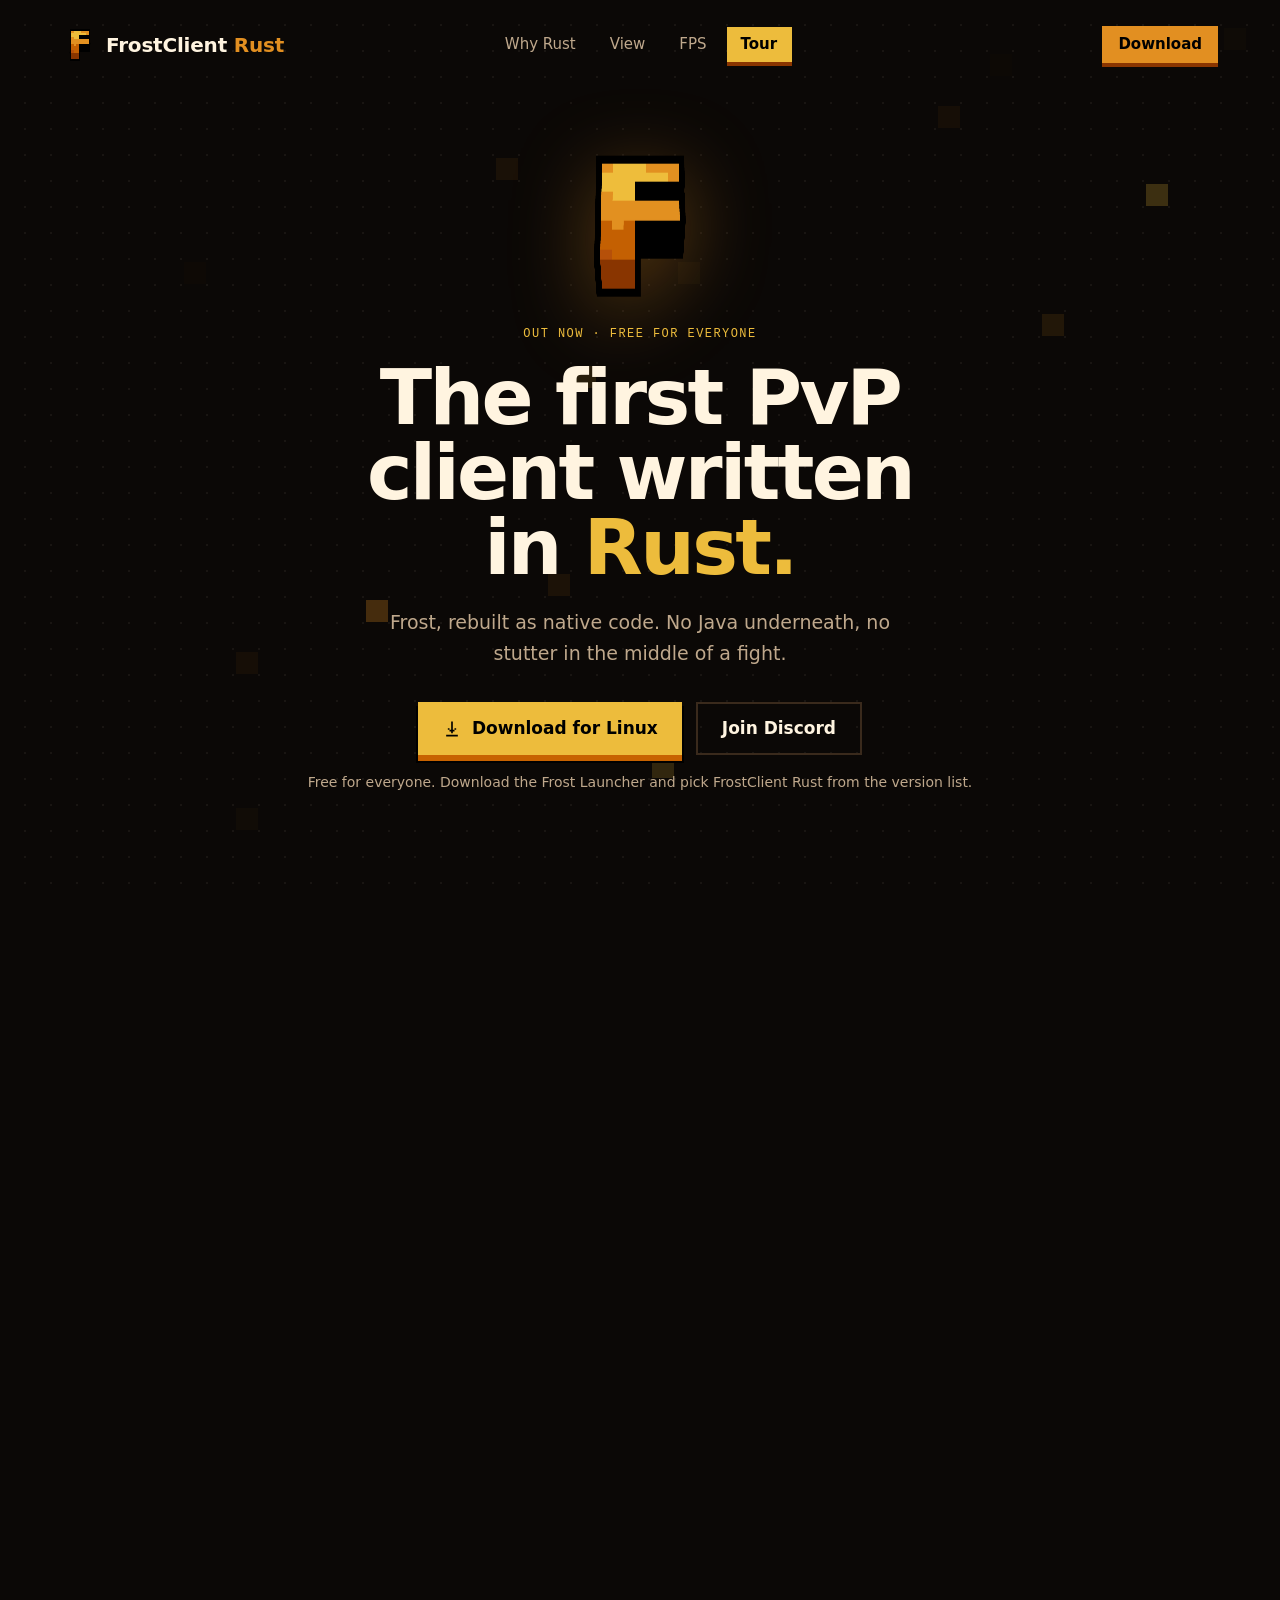
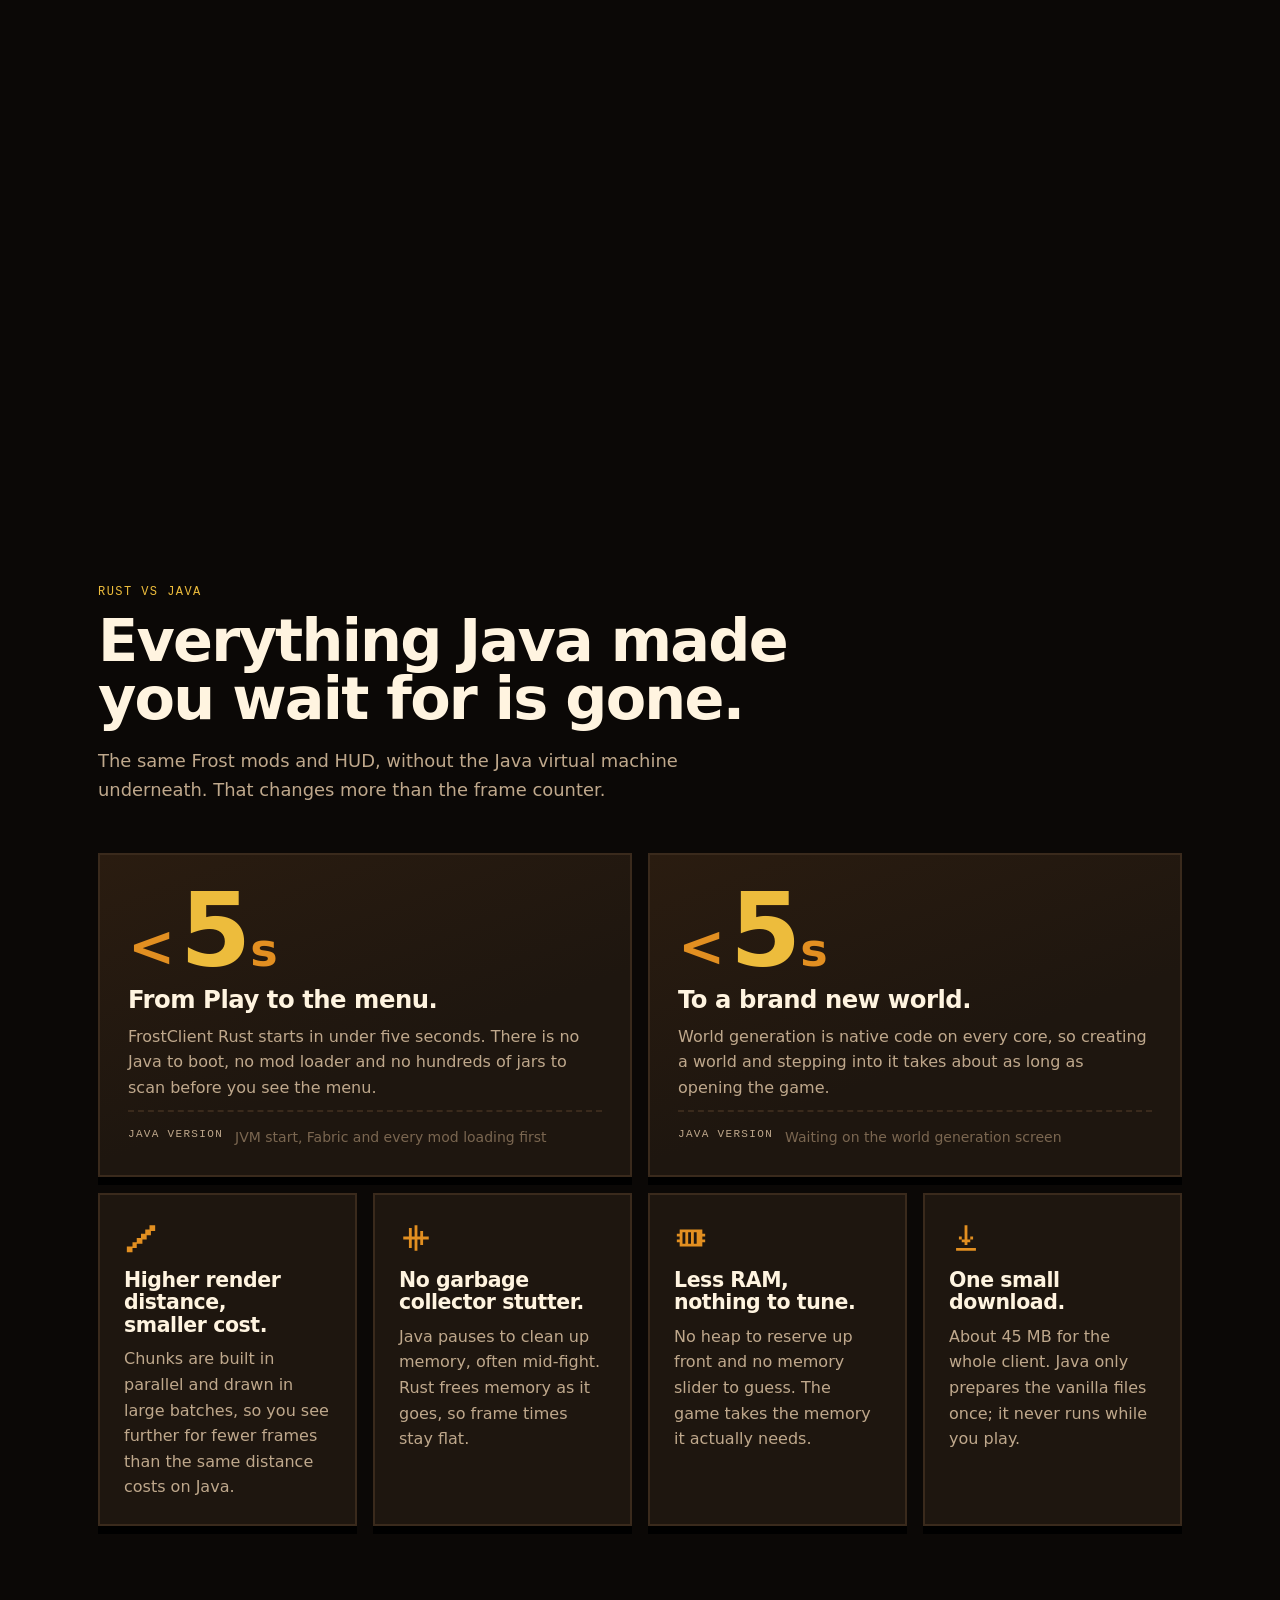
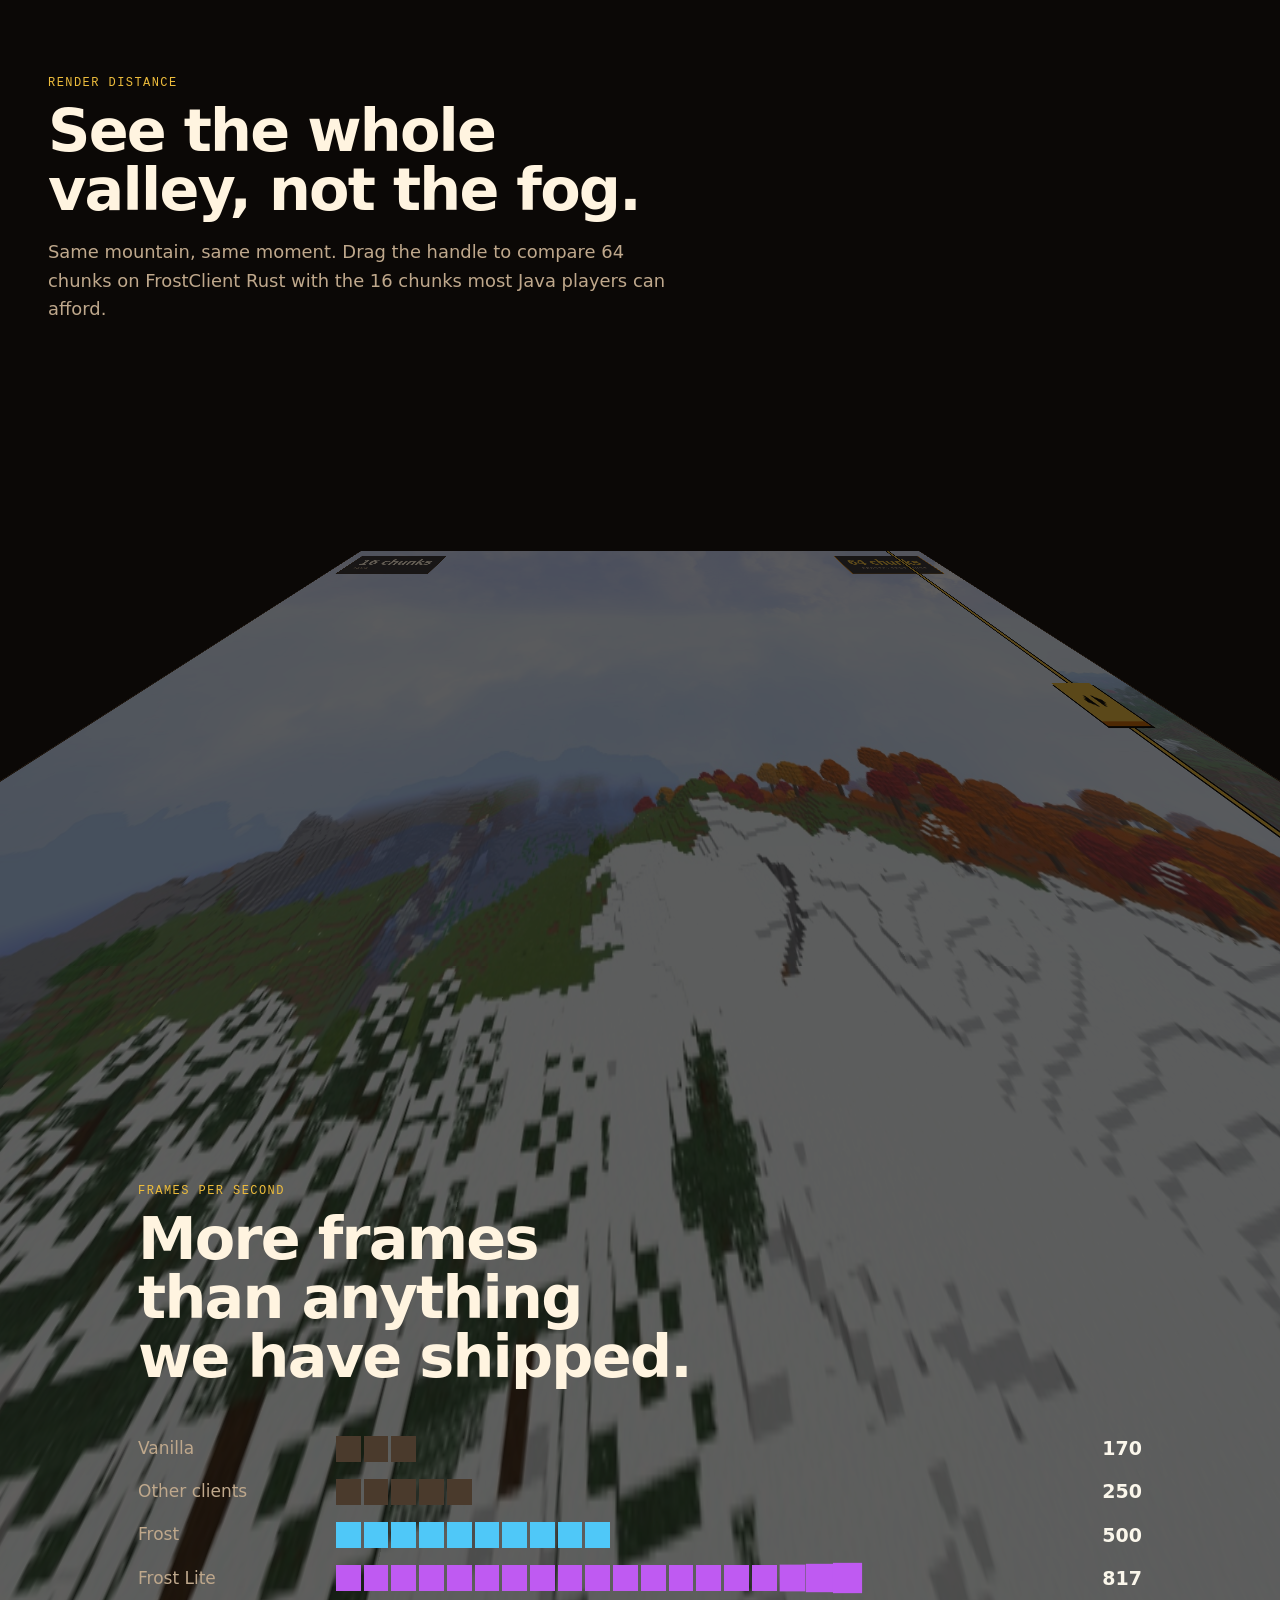
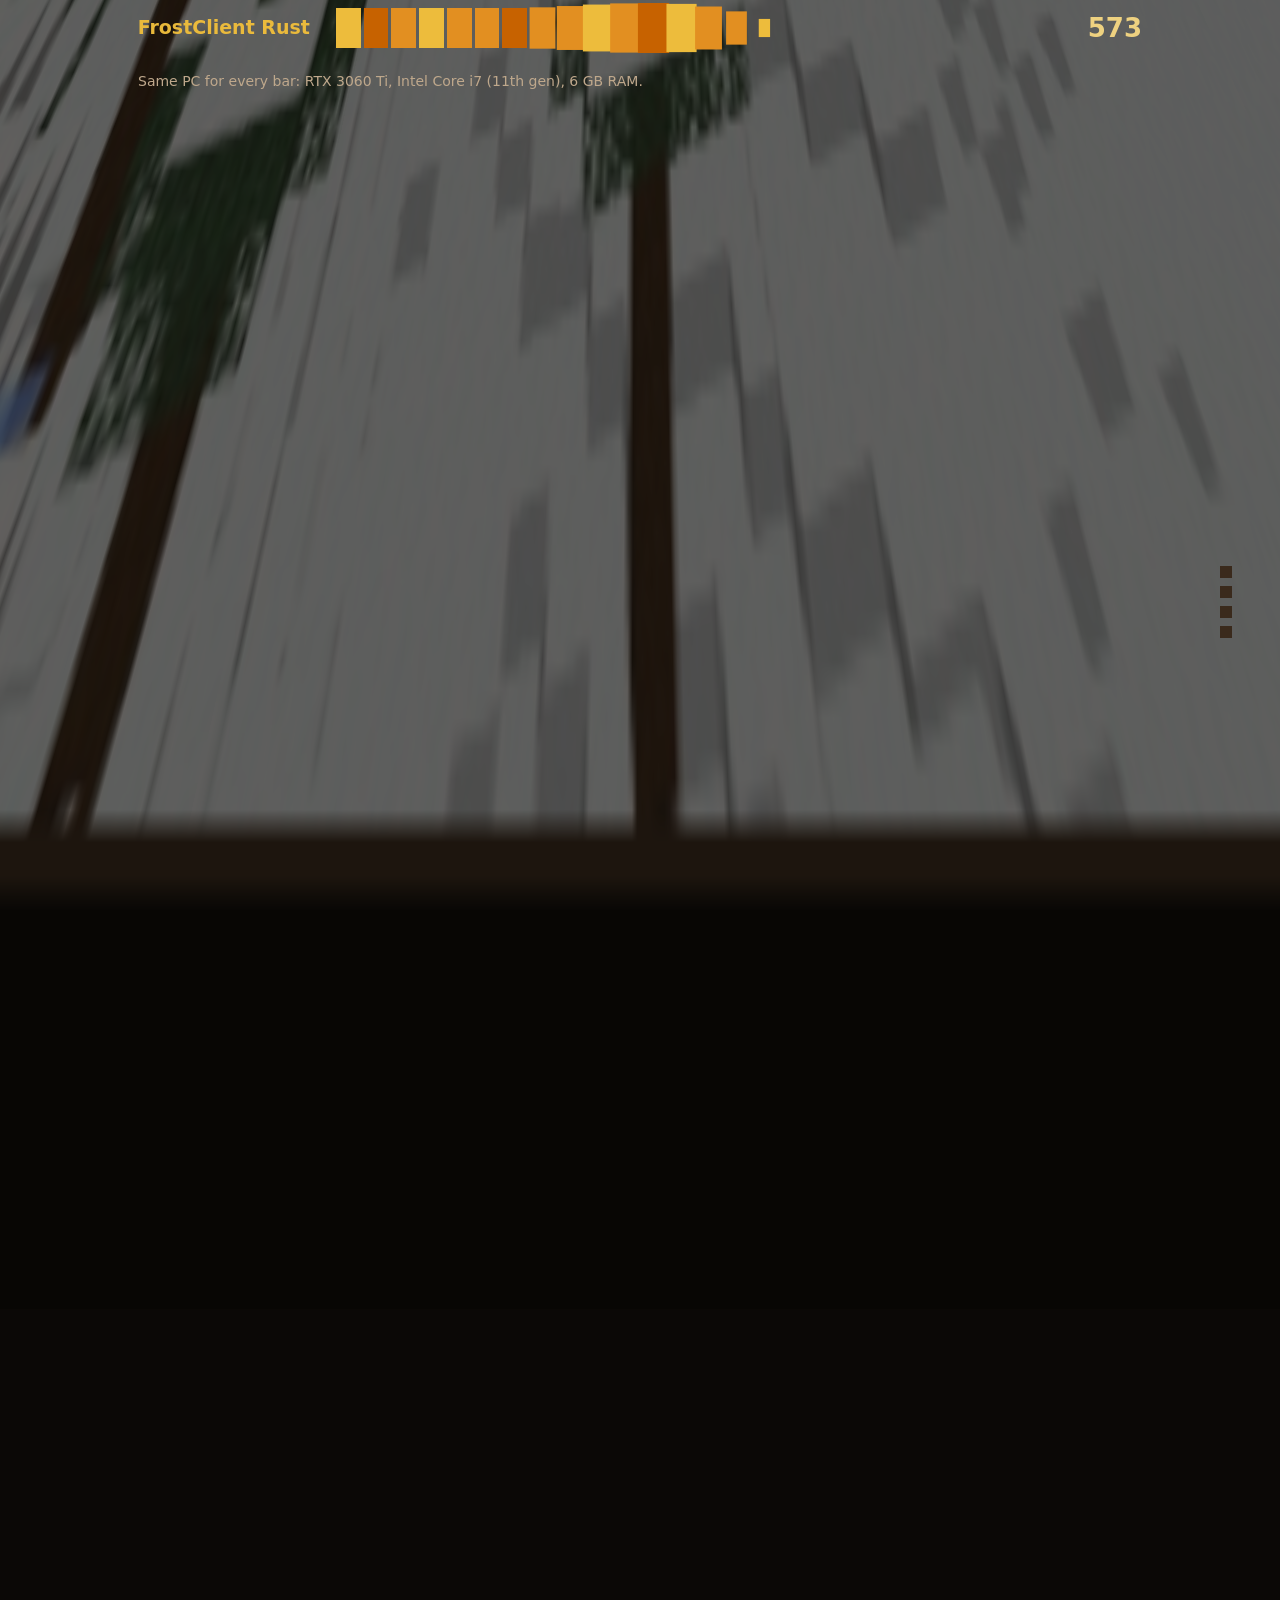
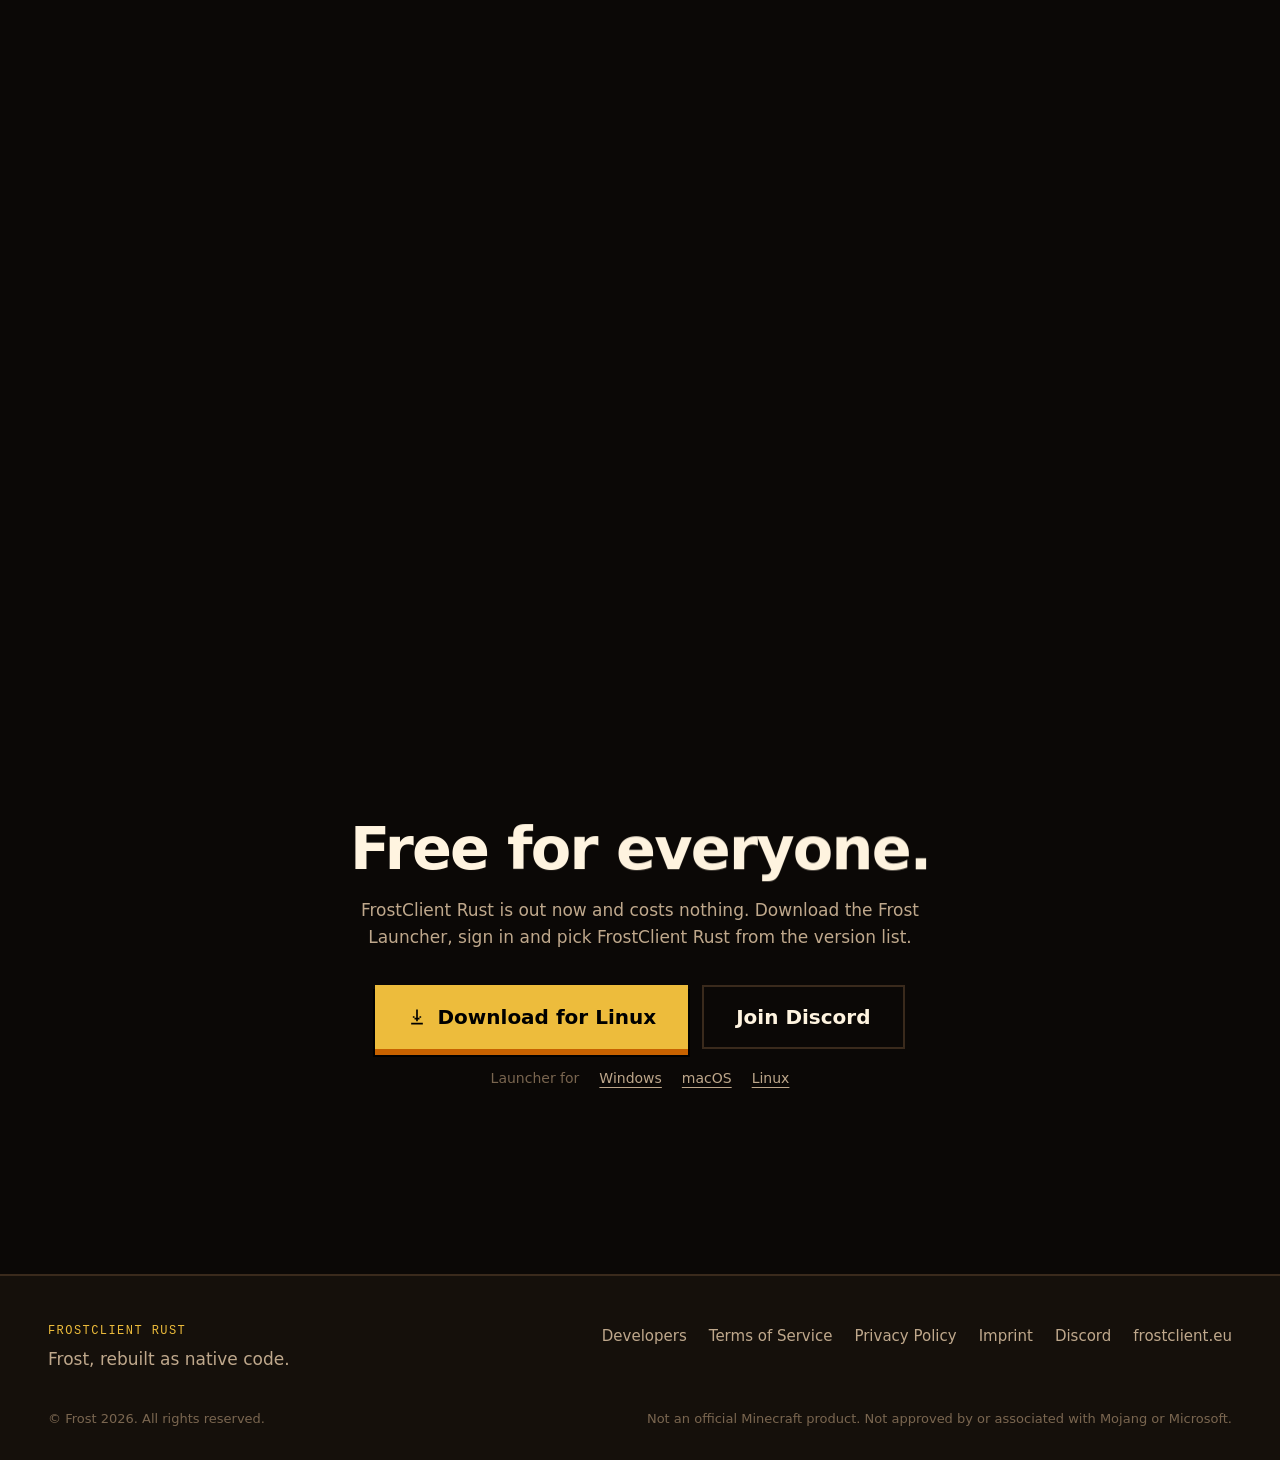
<file: index.html>
<!DOCTYPE html>
<html lang="en">
<head>
<meta charset="UTF-8"/>
<meta http-equiv="Content-Security-Policy" content="default-src 'self'; script-src 'self'; style-src 'self' 'unsafe-inline' https://fonts.googleapis.com; img-src 'self' data:; font-src 'self' https://fonts.gstatic.com; connect-src 'self'; object-src 'none'; base-uri 'self'; form-action 'self'"/>
<meta name="viewport" content="width=device-width, initial-scale=1.0"/>
<title>FrostClient Rust | Out Now, Free for Everyone</title>
<meta name="description" content="FrostClient Rust is out now and free for everyone: the first PvP client written in Rust, native code, no Java, the Frost mods and HUD you know."/>
<meta name="theme-color" content="#0b0806"/>
<link rel="icon" type="image/png" href="favicon.png">
<link rel="apple-touch-icon" href="apple-touch-icon.png">
<link rel="preconnect" href="https://fonts.googleapis.com">
<link rel="preconnect" href="https://fonts.gstatic.com" crossorigin>
<link rel="stylesheet" href="https://fonts.googleapis.com/css2?family=Bricolage+Grotesque:opsz,wght@12..96,700;12..96,800&family=IBM+Plex+Mono:wght@500&family=Onest:wght@400;500;700&display=swap">
<link rel="stylesheet" href="style.css">
</head>
<body>
<header class="nav" id="nav">
  <div class="nav-inner">
    <a class="brand" href="#top" aria-label="FrostClient Rust, back to top">
      <img src="rust_logo.png" alt="" width="34" height="34">
      <span>FrostClient <b>Rust</b></span>
    </a>
    <nav class="nav-links" aria-label="Sections">
      <span class="nav-mark" aria-hidden="true"></span>
      <a href="#why" data-section="why">Why Rust</a>
      <a href="#view" data-section="view">View</a>
      <a href="#fps" data-section="fps">FPS</a>
      <a href="#tour" data-section="tour">Tour</a>
    </nav>
    <a class="nav-cta js-dl" href="https://cdn.frostclient.eu/get/Frost-Launcher-win.exe">Download</a>
  </div>
</header>

<main id="top">
  <section class="stage" id="hero" aria-label="FrostClient Rust">
    <canvas class="pixels" id="pixels" aria-hidden="true"></canvas>
    <div class="hero">
      <div class="logo-wrap">
        <img class="logo" id="logo" src="rust_logo.png" width="1024" height="1024" alt="FrostClient Rust logo">
      </div>
      <p class="label hero-badge">Out now · Free for everyone</p>
      <h1 class="hero-title" id="heroTitle">The first PvP client written in <span class="hl">Rust.</span></h1>
      <div class="hero-foot">
      <p class="hero-sub">Frost, rebuilt as native code. No Java underneath, no stutter in the middle of a fight.</p>
      <div class="hero-actions">
        <a class="btn btn-main js-dl" href="https://cdn.frostclient.eu/get/Frost-Launcher-win.exe">
          <svg viewBox="0 0 24 24" aria-hidden="true"><path d="M11 3h2v10h2v-2h2v2h-2v2h-2v2h-2v-2H9v-2H7v-2h2v2h2zM5 19h14v2H5z" fill="currentColor"/></svg>
          <span class="js-dl-label">Download for Windows</span>
        </a>
        <a class="btn btn-line" href="https://discord.gg/Kn8ydsABU8" rel="noopener">Join Discord</a>
      </div>
      <p class="hero-note">Free for everyone. Download the Frost Launcher and pick FrostClient Rust from the version list.</p>
      </div>
    </div>
  </section>

  <section class="why" id="why">
    <p class="label">Rust vs Java</p>
    <h2 class="split">Everything Java made you wait for is gone.</h2>
    <p class="why-sub">The same Frost mods and HUD, without the Java virtual machine underneath. That changes more than the frame counter.</p>
    <div class="why-grid">
      <article class="perk perk-big">
        <p class="perk-stat"><span class="num" data-to="5">5</span><span class="unit">s</span></p>
        <h3>From Play to the menu.</h3>
        <p>FrostClient Rust starts in under five seconds. There is no Java to boot, no mod loader and no hundreds of jars to scan before you see the menu.</p>
        <p class="vs"><span>Java version</span>JVM start, Fabric and every mod loading first</p>
      </article>
      <article class="perk perk-big">
        <p class="perk-stat"><span class="num" data-to="5">5</span><span class="unit">s</span></p>
        <h3>To a brand new world.</h3>
        <p>World generation is native code on every core, so creating a world and stepping into it takes about as long as opening the game.</p>
        <p class="vs"><span>Java version</span>Waiting on the world generation screen</p>
      </article>
      <article class="perk">
        <svg class="perk-icon" viewBox="0 0 24 24" aria-hidden="true"><path d="M2 18h4v-3h3v-3h3V9h3V6h3V3h4v4h-3v3h-3v3h-3v3H9v3H6v3H2z" fill="currentColor"/></svg>
        <h3>Higher render distance, smaller cost.</h3>
        <p>Chunks are built in parallel and drawn in large batches, so you see further for fewer frames than the same distance costs on Java.</p>
      </article>
      <article class="perk">
        <svg class="perk-icon" viewBox="0 0 24 24" aria-hidden="true"><path d="M3 11h4V5h2v6h2V3h2v8h2V7h2v4h4v2h-4v4h-2v-4h-2v8h-2v-8H9v6H7v-6H3z" fill="currentColor"/></svg>
        <h3>No garbage collector stutter.</h3>
        <p>Java pauses to clean up memory, often mid-fight. Rust frees memory as it goes, so frame times stay flat.</p>
      </article>
      <article class="perk">
        <svg class="perk-icon" viewBox="0 0 24 24" aria-hidden="true"><path d="M4 6h16v12H4zm2 2v8h2V8zm4 0v8h2V8zm4 0v8h2V8zM2 9h2v2H2zm0 4h2v2H2zm18-4h2v2h-2zm0 4h2v2h-2z" fill="currentColor"/></svg>
        <h3>Less RAM, nothing to tune.</h3>
        <p>No heap to reserve up front and no memory slider to guess. The game takes the memory it actually needs.</p>
      </article>
      <article class="perk">
        <svg class="perk-icon" viewBox="0 0 24 24" aria-hidden="true"><path d="M11 3h2v10h2v-2h2v2h-2v2h-2v2h-2v-2H9v-2H7v-2h2v2h2zM5 19h14v2H5z" fill="currentColor"/></svg>
        <h3>One small download.</h3>
        <p>About 45 MB for the whole client. Java only prepares the vanilla files once; it never runs while you play.</p>
      </article>
    </div>
  </section>

  <section class="view" id="view">
    <p class="label">Render distance</p>
    <h2 class="split">See the whole valley, not the fog.</h2>
    <p class="view-sub">Same mountain, same moment. Drag the handle to compare 64 chunks on FrostClient Rust with the 16 chunks most Java players can afford.</p>
    <div class="compare" id="compare" style="--cut:50%">
      <img class="compare-img" src="img/rd-rust.jpg" width="1920" height="1080" alt="View from a snowy peak at 64 chunks: lakes, autumn forests and hills to the horizon">
      <div class="compare-top"><img class="compare-img" src="img/rd-java.jpg" width="1920" height="1080" alt="The same view at 16 chunks: the land ends in fog close to the mountain"></div>
      <span class="compare-tag tag-java"><b>16 chunks</b>Java</span>
      <span class="compare-tag tag-rust"><b>64 chunks</b>FrostClient Rust</span>
      <div class="compare-line" aria-hidden="true"><span class="compare-knob"><svg viewBox="0 0 24 24"><path d="M9 6H7v2H5v2H3v4h2v2h2v2h2zm6 0v12h2v-2h2v-2h2v-4h-2V8h-2V6z" fill="currentColor"/></svg></span></div>
      <input class="compare-range" type="range" min="0" max="100" value="50" aria-label="Compare 16 and 64 chunks">
    </div>
  </section>

  <section class="fps" id="fps">
    <p class="label">Frames per second</p>
    <h2 class="split">More frames than anything we have shipped.</h2>
    <div class="chart" role="img" aria-label="Average FPS on the same PC: Vanilla 170, other PvP clients 250, Frost 500, Frost Lite 950, FrostClient Rust 1300">
      <div class="row" data-fps="170"><span class="name">Vanilla</span><div class="blocks"></div><span class="val"><b>170</b></span></div>
      <div class="row" data-fps="250"><span class="name">Other clients</span><div class="blocks"></div><span class="val"><b>250</b></span></div>
      <div class="row row-frost" data-fps="500"><span class="name">Frost</span><div class="blocks"></div><span class="val"><b>500</b></span></div>
      <div class="row row-lite" data-fps="950"><span class="name">Frost Lite</span><div class="blocks"></div><span class="val"><b>950</b></span></div>
      <div class="row row-rust" data-fps="1300"><span class="name">FrostClient Rust</span><div class="blocks"></div><span class="val"><b>1300</b></span></div>
    </div>
    <p class="rig">Same PC for every bar: RTX 3060 Ti, Intel Core i7 (11th gen), 6 GB RAM.</p>
  </section>

  <section class="tour-stage" id="tour" aria-label="FrostClient Rust tour">
    <div class="tour">
      <figure class="frame" data-step="0">
        <img src="img/world.jpg" width="1920" height="1080" alt="Standing on a snowy peak with the Frost HUD: ping, CPS, coordinates, minimap, keystrokes and armour status">
        <figcaption><span class="label">01 · HUD</span><strong>Your HUD, same as always.</strong><span>Keystrokes, CPS, coordinates, armour, ping and the minimap, in the spots you put them.</span></figcaption>
      </figure>
      <figure class="frame" data-step="1">
        <img src="img/mods.jpg" width="1920" height="1080" alt="Frost mod menu in grid view">
        <figcaption><span class="label">02 · Right Shift</span><strong>The menu you know.</strong><span>Right Shift opens the Frost mod menu with search, filters, and grid or list view.</span></figcaption>
      </figure>
      <figure class="frame" data-step="2">
        <img src="img/zoom.jpg" width="1920" height="1080" alt="Zoom mod settings page with sliders and a keybind">
        <figcaption><span class="label">03 · Settings</span><strong>Tune every mod.</strong><span>Sliders, switches, colours and keybinds for each mod, saved just like in Frost.</span></figcaption>
      </figure>
      <figure class="frame" data-step="3">
        <img src="img/friends.jpg" width="1920" height="1080" alt="Frost friends list with a party, online friends and a chat">
        <figcaption><span class="label">04 · Friends</span><strong>Friends and parties, built in.</strong><span>See who is online and where, chat, start a party and pull everyone onto the same server.</span></figcaption>
      </figure>
      <div class="tiles" aria-hidden="true"></div>
      <div class="tour-progress" aria-hidden="true"><i></i><i></i><i></i><i></i></div>
    </div>
  </section>

  <section class="get" id="get">
    <img class="get-logo" src="rust_logo.png" width="1024" height="1024" alt="">
    <h2 class="split">Free for everyone.</h2>
    <p>FrostClient Rust is out now and costs nothing. Download the Frost Launcher, sign in and pick FrostClient Rust from the version list.</p>
    <div class="get-actions">
      <a class="btn btn-main btn-big magnet js-dl" href="https://cdn.frostclient.eu/get/Frost-Launcher-win.exe">
        <svg viewBox="0 0 24 24" aria-hidden="true"><path d="M11 3h2v10h2v-2h2v2h-2v2h-2v2h-2v-2H9v-2H7v-2h2v2h2zM5 19h14v2H5z" fill="currentColor"/></svg>
        <span class="js-dl-label">Download for Windows</span>
      </a>
      <a class="btn btn-line btn-big" href="https://discord.gg/Kn8ydsABU8" rel="noopener">Join Discord</a>
    </div>
    <p class="os"><span>Launcher for</span><a href="https://cdn.frostclient.eu/get/Frost-Launcher-win.exe">Windows</a><a href="https://cdn.frostclient.eu/get/Frost-Launcher-mac.dmg">macOS</a><a href="https://cdn.frostclient.eu/get/Frost-Launcher-linux.AppImage">Linux</a></p>
  </section>
</main>

<footer class="foot">
  <div class="foot-top">
    <p class="credit"><span class="label">FrostClient Rust</span><span>Frost, rebuilt as native code.</span></p>
    <nav class="foot-links" aria-label="Frost links">
      <a href="/developer">Developers</a>
      <a href="/terms">Terms of Service</a>
      <a href="/privacy">Privacy Policy</a>
      <a href="/imprint">Imprint</a>
      <a href="https://discord.gg/Kn8ydsABU8" rel="noopener">Discord</a>
      <a href="https://frostclient.eu">frostclient.eu</a>
    </nav>
  </div>
  <div class="foot-bottom"><span>© Frost 2026. All rights reserved.</span><span>Not an official Minecraft product. Not approved by or associated with Mojang or Microsoft.</span></div>
</footer>
<script src="vendor/gsap.min.js"></script>
<script src="vendor/ScrollTrigger.min.js"></script>
<script src="vendor/SplitText.min.js"></script>
<div class="wipe" aria-hidden="true"></div>
<script src="page.js"></script>
<script src="main.js"></script>
</body>
</html>
</file>
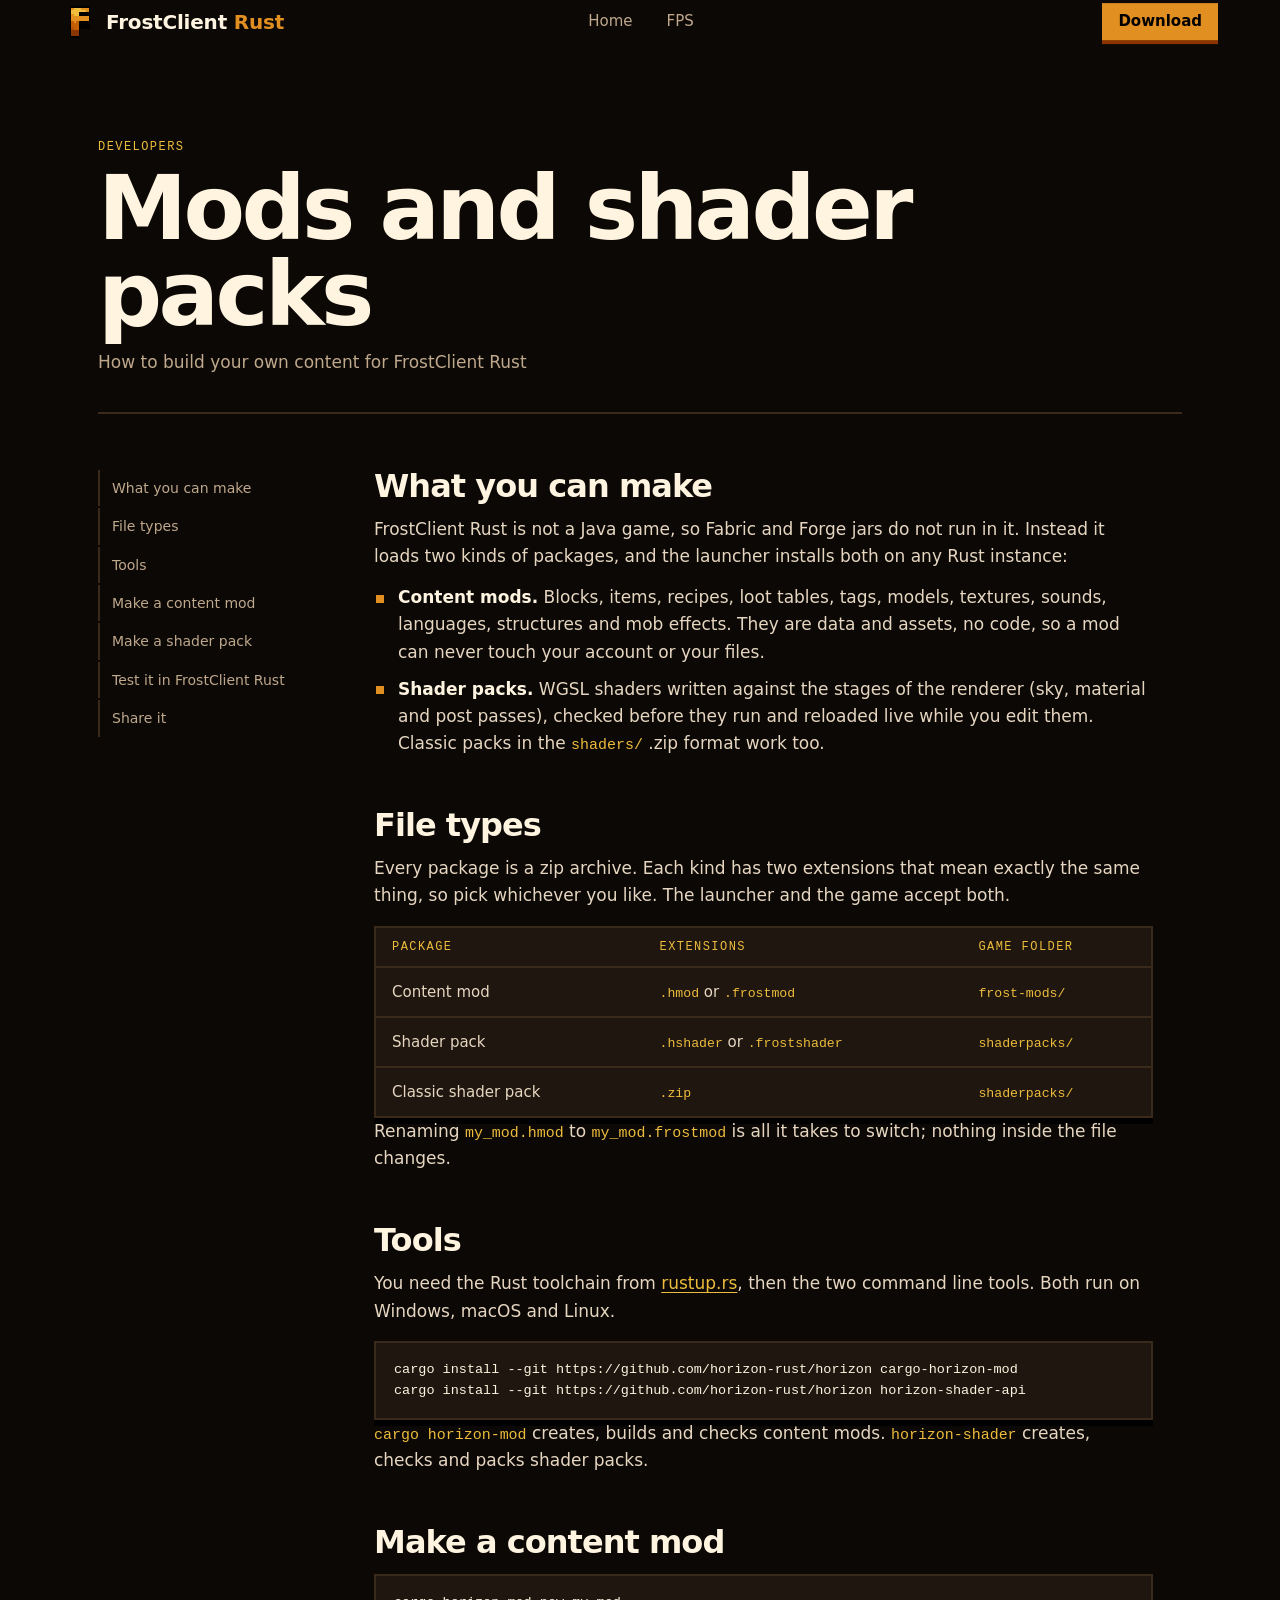
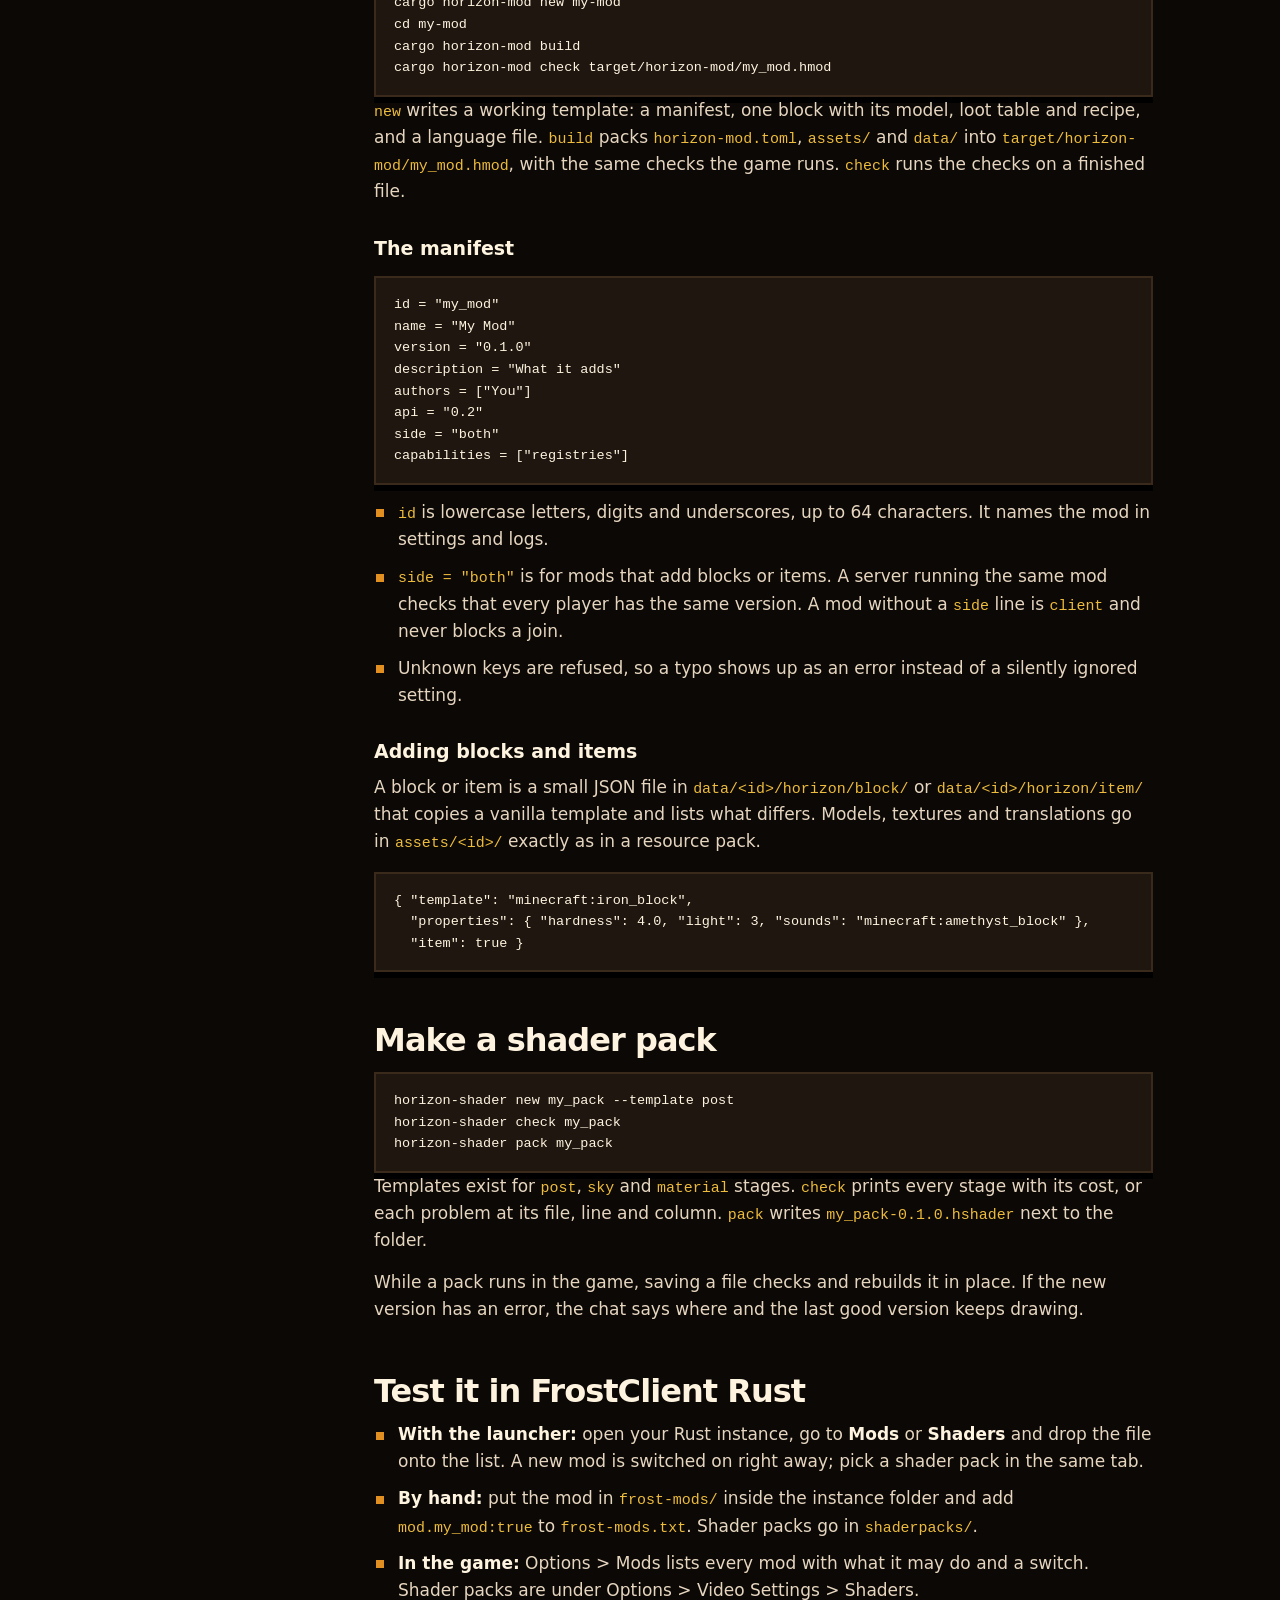
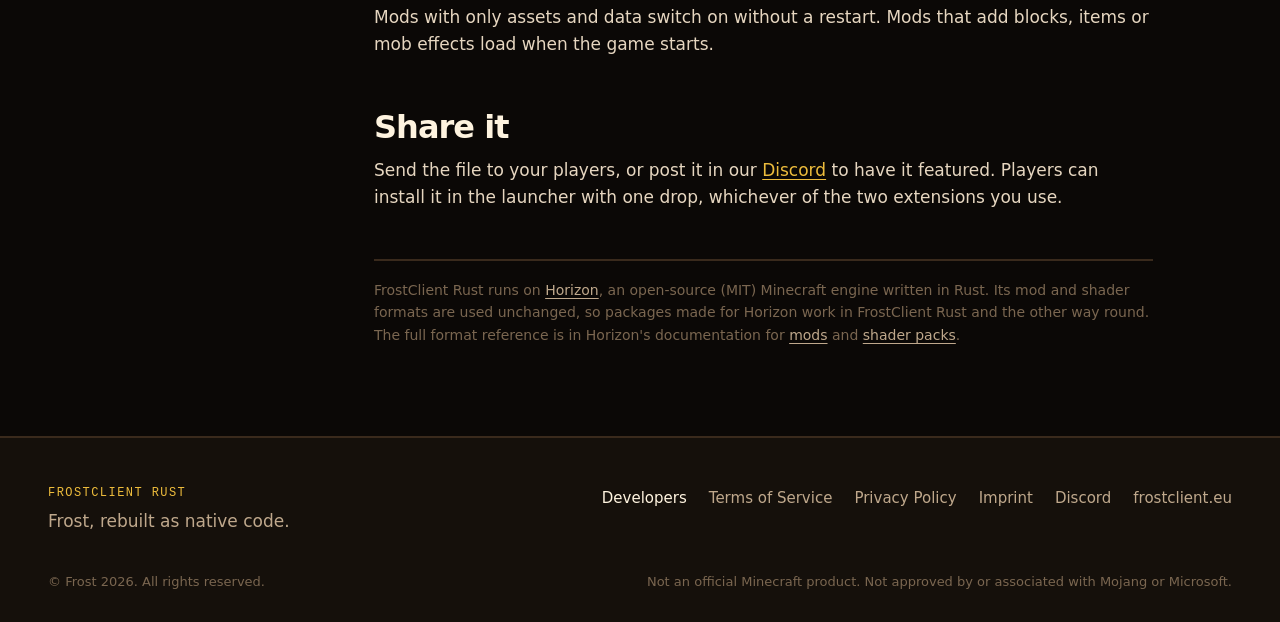
<file: developer.html>
<!DOCTYPE html>
<html lang="en">
<head>
<meta charset="UTF-8"/>
<meta http-equiv="Content-Security-Policy" content="default-src 'self'; script-src 'self'; style-src 'self' 'unsafe-inline' https://fonts.googleapis.com; img-src 'self' data:; font-src 'self' https://fonts.gstatic.com; connect-src 'self'; object-src 'none'; base-uri 'self'; form-action 'self'"/>
<meta name="viewport" content="width=device-width, initial-scale=1.0"/>
<title>Developers | FrostClient Rust</title>
<meta name="description" content="Make content mods and shader packs for FrostClient Rust: .hmod or .frostmod, .hshader or .frostshader."/>
<meta name="theme-color" content="#0b0806"/>
<link rel="icon" type="image/png" href="favicon.png">
<link rel="apple-touch-icon" href="apple-touch-icon.png">
<link rel="preconnect" href="https://fonts.googleapis.com">
<link rel="preconnect" href="https://fonts.gstatic.com" crossorigin>
<link rel="stylesheet" href="https://fonts.googleapis.com/css2?family=Bricolage+Grotesque:opsz,wght@12..96,700;12..96,800&family=IBM+Plex+Mono:wght@500&family=Onest:wght@400;500;700&display=swap">
<link rel="stylesheet" href="style.css">
</head>
<body>
<header class="nav" id="nav">
  <div class="nav-inner">
    <a class="brand" href="/" aria-label="FrostClient Rust home">
      <img src="rust_logo.png" alt="" width="34" height="34">
      <span>FrostClient <b>Rust</b></span>
    </a>
    <nav class="nav-links" aria-label="Pages">
      <a href="/">Home</a>
      <a href="/#fps">FPS</a>
    </nav>
    <a class="nav-cta js-dl" href="https://cdn.frostclient.eu/get/Frost-Launcher-win.exe">Download</a>
  </div>
</header>
<main class="doc">
  <div class="doc-head">
    <span class="label">Developers</span>
    <h1>Mods and shader packs</h1>
    <p class="legal-meta">How to build your own content for FrostClient Rust</p>
  </div>
  <nav class="toc" aria-label="On this page"></nav>
  <article class="doc-body">
  <h2>What you can make</h2>
  <p>FrostClient Rust is not a Java game, so Fabric and Forge jars do not run in it. Instead it loads two kinds of packages, and the launcher installs both on any Rust instance:</p>
  <ul>
    <li><strong>Content mods.</strong> Blocks, items, recipes, loot tables, tags, models, textures, sounds, languages, structures and mob effects. They are data and assets, no code, so a mod can never touch your account or your files.</li>
    <li><strong>Shader packs.</strong> WGSL shaders written against the stages of the renderer (sky, material and post passes), checked before they run and reloaded live while you edit them. Classic packs in the <code>shaders/</code> .zip format work too.</li>
  </ul>

  <h2>File types</h2>
  <p>Every package is a zip archive. Each kind has two extensions that mean exactly the same thing, so pick whichever you like. The launcher and the game accept both.</p>
  <div class="doc-table">
    <table>
      <thead><tr><th>Package</th><th>Extensions</th><th>Game folder</th></tr></thead>
      <tbody>
        <tr><td>Content mod</td><td><code>.hmod</code> or <code>.frostmod</code></td><td><code>frost-mods/</code></td></tr>
        <tr><td>Shader pack</td><td><code>.hshader</code> or <code>.frostshader</code></td><td><code>shaderpacks/</code></td></tr>
        <tr><td>Classic shader pack</td><td><code>.zip</code></td><td><code>shaderpacks/</code></td></tr>
      </tbody>
    </table>
  </div>
  <p>Renaming <code>my_mod.hmod</code> to <code>my_mod.frostmod</code> is all it takes to switch; nothing inside the file changes.</p>

  <h2>Tools</h2>
  <p>You need the Rust toolchain from <a href="https://rustup.rs" target="_blank" rel="noopener noreferrer">rustup.rs</a>, then the two command line tools. Both run on Windows, macOS and Linux.</p>
<pre><code>cargo install --git https://github.com/horizon-rust/horizon cargo-horizon-mod
cargo install --git https://github.com/horizon-rust/horizon horizon-shader-api</code></pre>
  <p><code>cargo horizon-mod</code> creates, builds and checks content mods. <code>horizon-shader</code> creates, checks and packs shader packs.</p>

  <h2>Make a content mod</h2>
<pre><code>cargo horizon-mod new my-mod
cd my-mod
cargo horizon-mod build
cargo horizon-mod check target/horizon-mod/my_mod.hmod</code></pre>
  <p><code>new</code> writes a working template: a manifest, one block with its model, loot table and recipe, and a language file. <code>build</code> packs <code>horizon-mod.toml</code>, <code>assets/</code> and <code>data/</code> into <code>target/horizon-mod/my_mod.hmod</code>, with the same checks the game runs. <code>check</code> runs the checks on a finished file.</p>
  <h3>The manifest</h3>
<pre><code>id = "my_mod"
name = "My Mod"
version = "0.1.0"
description = "What it adds"
authors = ["You"]
api = "0.2"
side = "both"
capabilities = ["registries"]</code></pre>
  <ul>
    <li><code>id</code> is lowercase letters, digits and underscores, up to 64 characters. It names the mod in settings and logs.</li>
    <li><code>side = "both"</code> is for mods that add blocks or items. A server running the same mod checks that every player has the same version. A mod without a <code>side</code> line is <code>client</code> and never blocks a join.</li>
    <li>Unknown keys are refused, so a typo shows up as an error instead of a silently ignored setting.</li>
  </ul>
  <h3>Adding blocks and items</h3>
  <p>A block or item is a small JSON file in <code>data/&lt;id&gt;/horizon/block/</code> or <code>data/&lt;id&gt;/horizon/item/</code> that copies a vanilla template and lists what differs. Models, textures and translations go in <code>assets/&lt;id&gt;/</code> exactly as in a resource pack.</p>
<pre><code>{ "template": "minecraft:iron_block",
  "properties": { "hardness": 4.0, "light": 3, "sounds": "minecraft:amethyst_block" },
  "item": true }</code></pre>

  <h2>Make a shader pack</h2>
<pre><code>horizon-shader new my_pack --template post
horizon-shader check my_pack
horizon-shader pack my_pack</code></pre>
  <p>Templates exist for <code>post</code>, <code>sky</code> and <code>material</code> stages. <code>check</code> prints every stage with its cost, or each problem at its file, line and column. <code>pack</code> writes <code>my_pack-0.1.0.hshader</code> next to the folder.</p>
  <p>While a pack runs in the game, saving a file checks and rebuilds it in place. If the new version has an error, the chat says where and the last good version keeps drawing.</p>

  <h2>Test it in FrostClient Rust</h2>
  <ul>
    <li><strong>With the launcher:</strong> open your Rust instance, go to <strong>Mods</strong> or <strong>Shaders</strong> and drop the file onto the list. A new mod is switched on right away; pick a shader pack in the same tab.</li>
    <li><strong>By hand:</strong> put the mod in <code>frost-mods/</code> inside the instance folder and add <code>mod.my_mod:true</code> to <code>frost-mods.txt</code>. Shader packs go in <code>shaderpacks/</code>.</li>
    <li><strong>In the game:</strong> Options &gt; Mods lists every mod with what it may do and a switch. Shader packs are under Options &gt; Video Settings &gt; Shaders.</li>
  </ul>
  <p>Mods with only assets and data switch on without a restart. Mods that add blocks, items or mob effects load when the game starts.</p>

  <h2>Share it</h2>
  <p>Send the file to your players, or post it in our <a href="https://discord.gg/Kn8ydsABU8" target="_blank" rel="noopener noreferrer">Discord</a> to have it featured. Players can install it in the launcher with one drop, whichever of the two extensions you use.</p>

  <p class="fine">FrostClient Rust runs on <a href="https://github.com/horizon-rust/horizon" target="_blank" rel="noopener noreferrer">Horizon</a>, an open-source (MIT) Minecraft engine written in Rust. Its mod and shader formats are used unchanged, so packages made for Horizon work in FrostClient Rust and the other way round. The full format reference is in Horizon's documentation for <a href="https://github.com/horizon-rust/horizon/blob/main/docs/mods.md" target="_blank" rel="noopener noreferrer">mods</a> and <a href="https://github.com/horizon-rust/horizon/blob/main/docs/shaders.md" target="_blank" rel="noopener noreferrer">shader packs</a>.</p>
  </article>
</main>
<footer class="foot">
  <div class="foot-top">
    <p class="credit"><span class="label">FrostClient Rust</span><span>Frost, rebuilt as native code.</span></p>
    <nav class="foot-links" aria-label="Frost links">
      <a href="/developer" aria-current="page">Developers</a>
      <a href="/terms">Terms of Service</a>
      <a href="/privacy">Privacy Policy</a>
      <a href="/imprint">Imprint</a>
      <a href="https://discord.gg/Kn8ydsABU8" rel="noopener">Discord</a>
      <a href="https://frostclient.eu">frostclient.eu</a>
    </nav>
  </div>
  <div class="foot-bottom"><span>© Frost 2026. All rights reserved.</span><span>Not an official Minecraft product. Not approved by or associated with Mojang or Microsoft.</span></div>
</footer>
<script src="vendor/gsap.min.js"></script>
<script src="vendor/ScrollTrigger.min.js"></script>
<script src="page.js"></script>
</body>
</html>
</file>
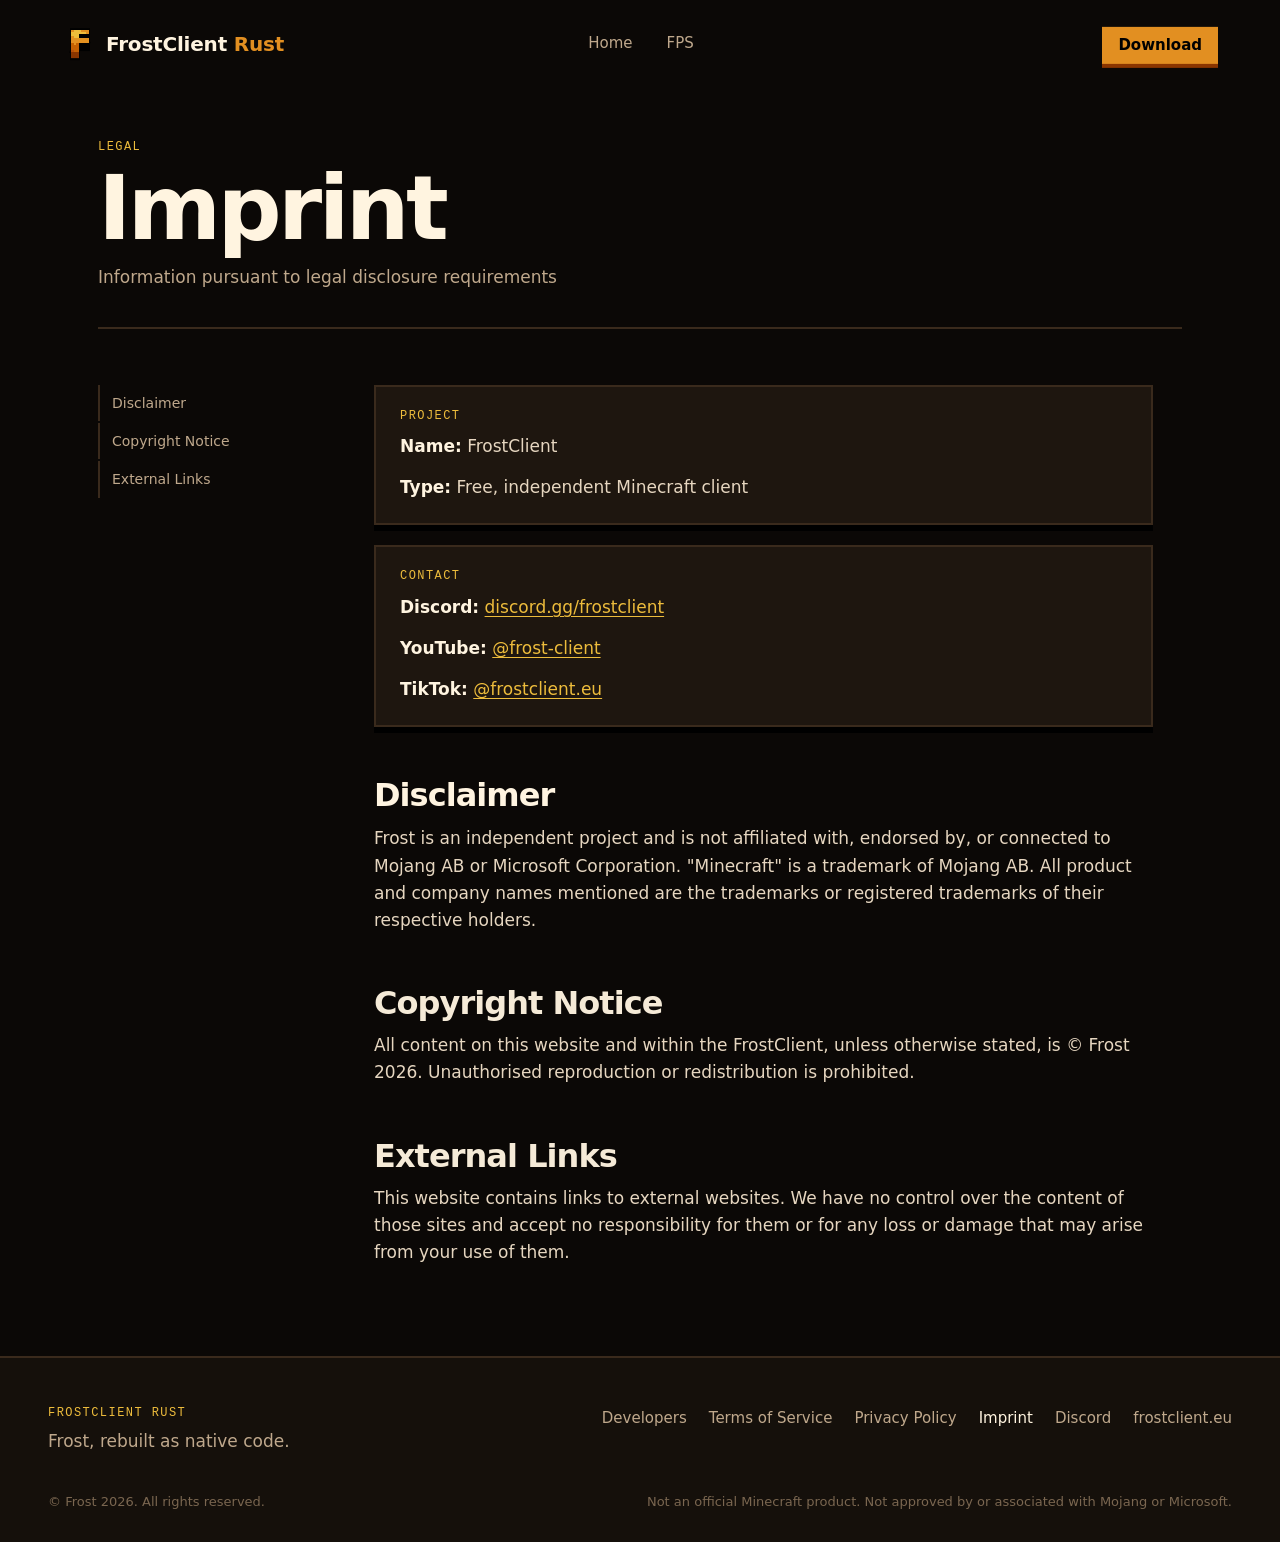
<file: imprint.html>
<!DOCTYPE html>
<html lang="en">
<head>
<meta charset="UTF-8"/>
<meta http-equiv="Content-Security-Policy" content="default-src 'self'; script-src 'self'; style-src 'self' 'unsafe-inline' https://fonts.googleapis.com; img-src 'self' data:; font-src 'self' https://fonts.gstatic.com; connect-src 'self'; object-src 'none'; base-uri 'self'; form-action 'self'"/>
<meta name="viewport" content="width=device-width, initial-scale=1.0"/>
<title>Imprint | FrostClient Rust</title>
<meta name="description" content="Who runs Frost and how to reach us."/>
<meta name="theme-color" content="#0b0806"/>
<link rel="icon" type="image/png" href="favicon.png">
<link rel="apple-touch-icon" href="apple-touch-icon.png">
<link rel="preconnect" href="https://fonts.googleapis.com">
<link rel="preconnect" href="https://fonts.gstatic.com" crossorigin>
<link rel="stylesheet" href="https://fonts.googleapis.com/css2?family=Bricolage+Grotesque:opsz,wght@12..96,700;12..96,800&family=IBM+Plex+Mono:wght@500&family=Onest:wght@400;500;700&display=swap">
<link rel="stylesheet" href="style.css">
</head>
<body>
<header class="nav" id="nav">
  <div class="nav-inner">
    <a class="brand" href="/" aria-label="FrostClient Rust home">
      <img src="rust_logo.png" alt="" width="34" height="34">
      <span>FrostClient <b>Rust</b></span>
    </a>
    <nav class="nav-links" aria-label="Pages">
      <a href="/">Home</a>
      <a href="/#fps">FPS</a>
    </nav>
    <a class="nav-cta js-dl" href="https://cdn.frostclient.eu/get/Frost-Launcher-win.exe">Download</a>
  </div>
</header>
<main class="doc">
  <div class="doc-head">
    <span class="label">Legal</span>
    <h1>Imprint</h1>
    <p class="legal-meta">Information pursuant to legal disclosure requirements</p>
  </div>
  <nav class="toc" aria-label="On this page"></nav>
  <article class="doc-body">
  <div class="info-block">
    <div class="info-label">Project</div>
    <p><strong>Name:</strong> FrostClient</p>
    <p><strong>Type:</strong> Free, independent Minecraft client</p>
  </div>

  <div class="info-block">
    <div class="info-label">Contact</div>
    <p><strong>Discord:</strong> <a href="https://discord.gg/Kn8ydsABU8" target="_blank" rel="noopener noreferrer">discord.gg/frostclient</a></p>
    <p><strong>YouTube:</strong> <a href="https://www.youtube.com/@frost-client" target="_blank" rel="noopener noreferrer">@frost-client</a></p>
    <p><strong>TikTok:</strong> <a href="https://www.tiktok.com/@frostclient.eu" target="_blank" rel="noopener noreferrer">@frostclient.eu</a></p>
  </div>

  <h2>Disclaimer</h2>
  <p>Frost is an independent project and is not affiliated with, endorsed by, or connected to Mojang AB or Microsoft Corporation. "Minecraft" is a trademark of Mojang AB. All product and company names mentioned are the trademarks or registered trademarks of their respective holders.</p>

  <h2>Copyright Notice</h2>
  <p>All content on this website and within the FrostClient, unless otherwise stated, is © Frost 2026. Unauthorised reproduction or redistribution is prohibited.</p>

  <h2>External Links</h2>
  <p>This website contains links to external websites. We have no control over the content of those sites and accept no responsibility for them or for any loss or damage that may arise from your use of them.</p>
  </article>
</main>
<footer class="foot">
  <div class="foot-top">
    <p class="credit"><span class="label">FrostClient Rust</span><span>Frost, rebuilt as native code.</span></p>
    <nav class="foot-links" aria-label="Frost links">
      <a href="/developer">Developers</a>
      <a href="/terms">Terms of Service</a>
      <a href="/privacy">Privacy Policy</a>
      <a href="/imprint" aria-current="page">Imprint</a>
      <a href="https://discord.gg/Kn8ydsABU8" rel="noopener">Discord</a>
      <a href="https://frostclient.eu">frostclient.eu</a>
    </nav>
  </div>
  <div class="foot-bottom"><span>© Frost 2026. All rights reserved.</span><span>Not an official Minecraft product. Not approved by or associated with Mojang or Microsoft.</span></div>
</footer>
<script src="vendor/gsap.min.js"></script>
<script src="vendor/ScrollTrigger.min.js"></script>
<script src="page.js"></script>
</body>
</html>
</file>
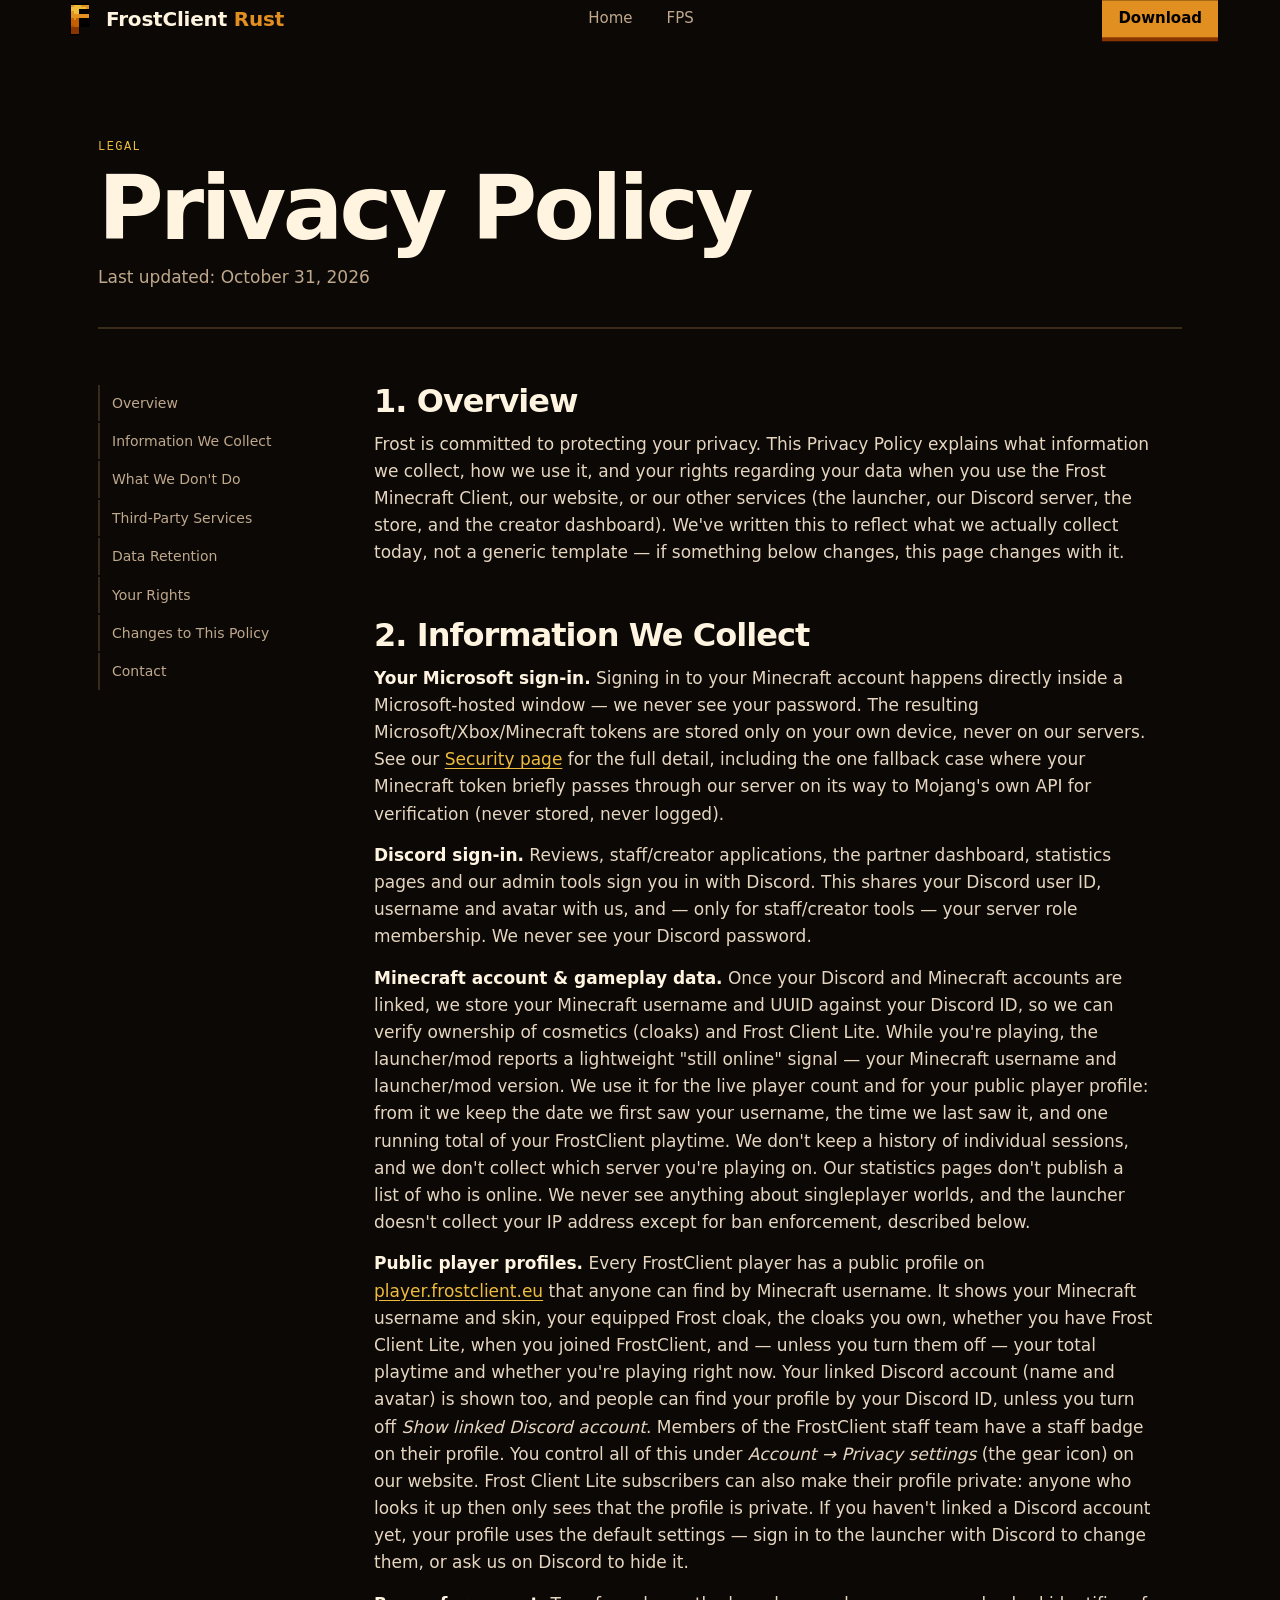
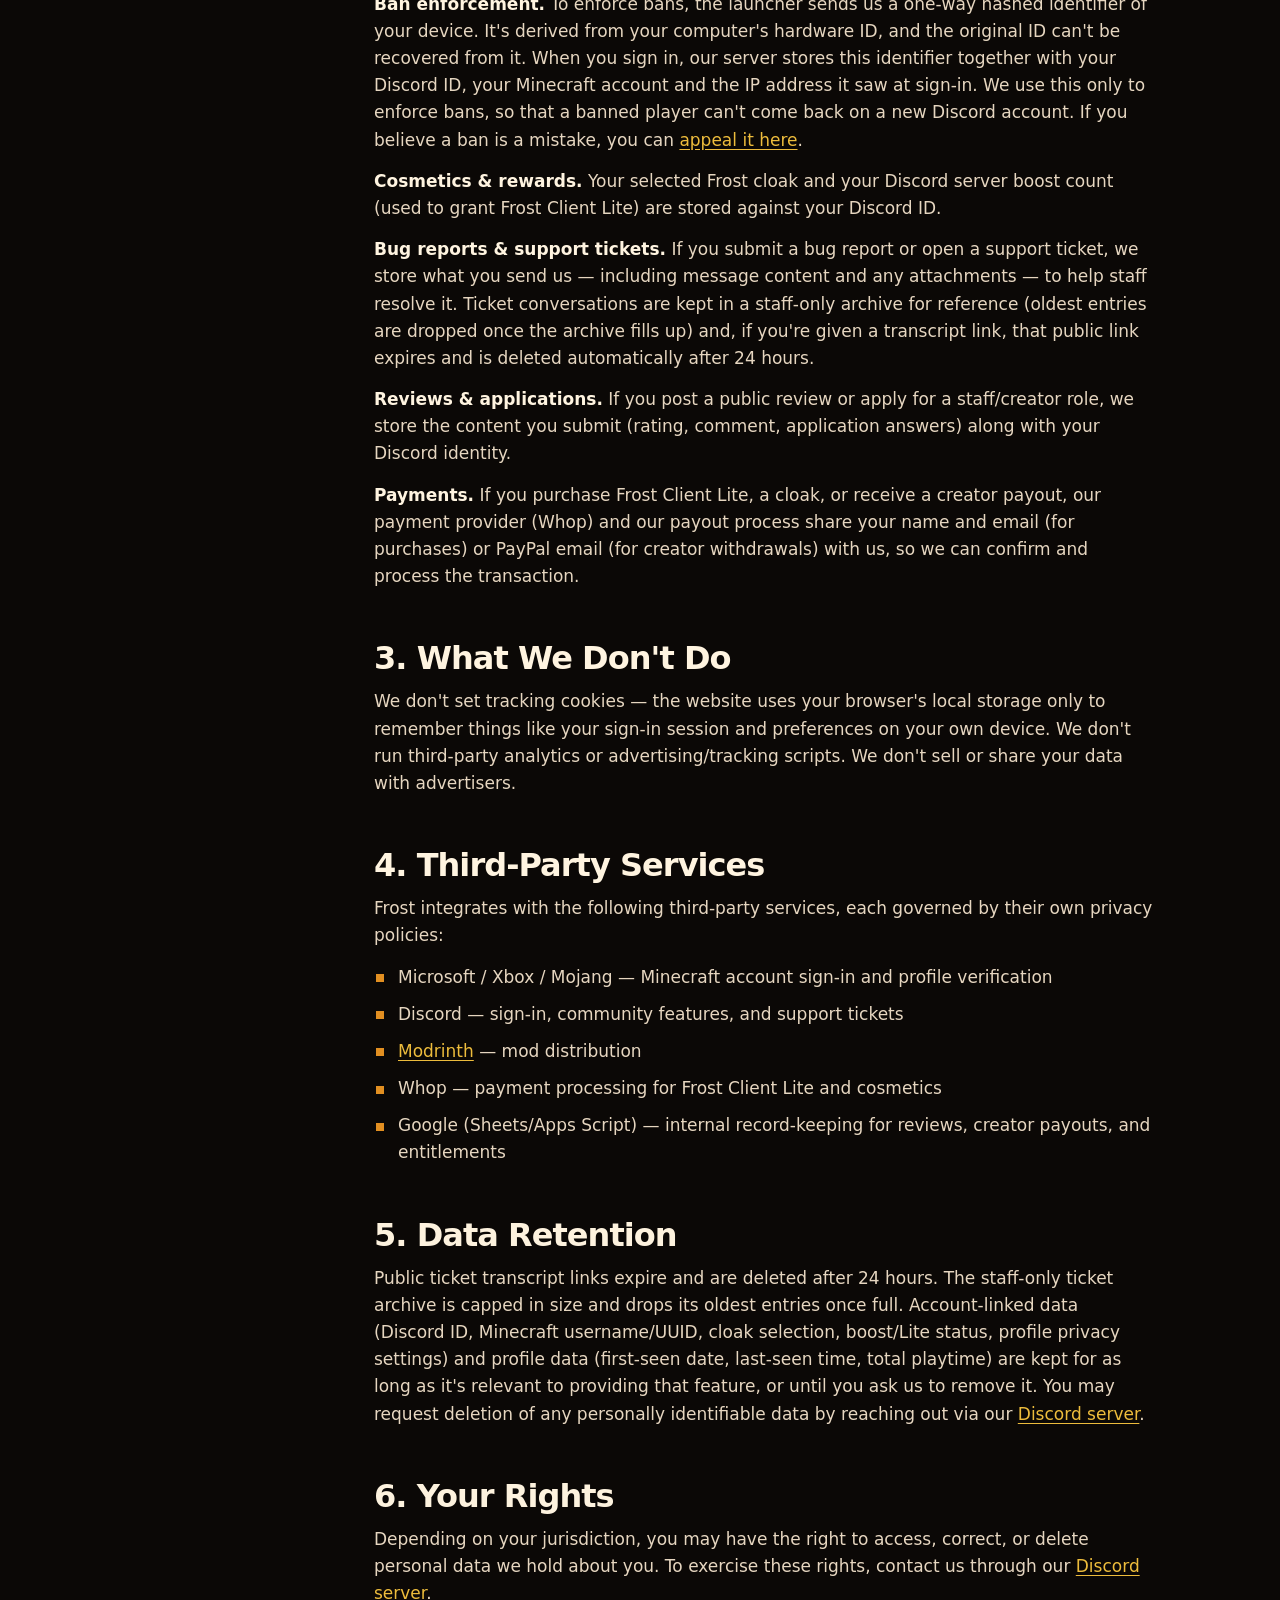
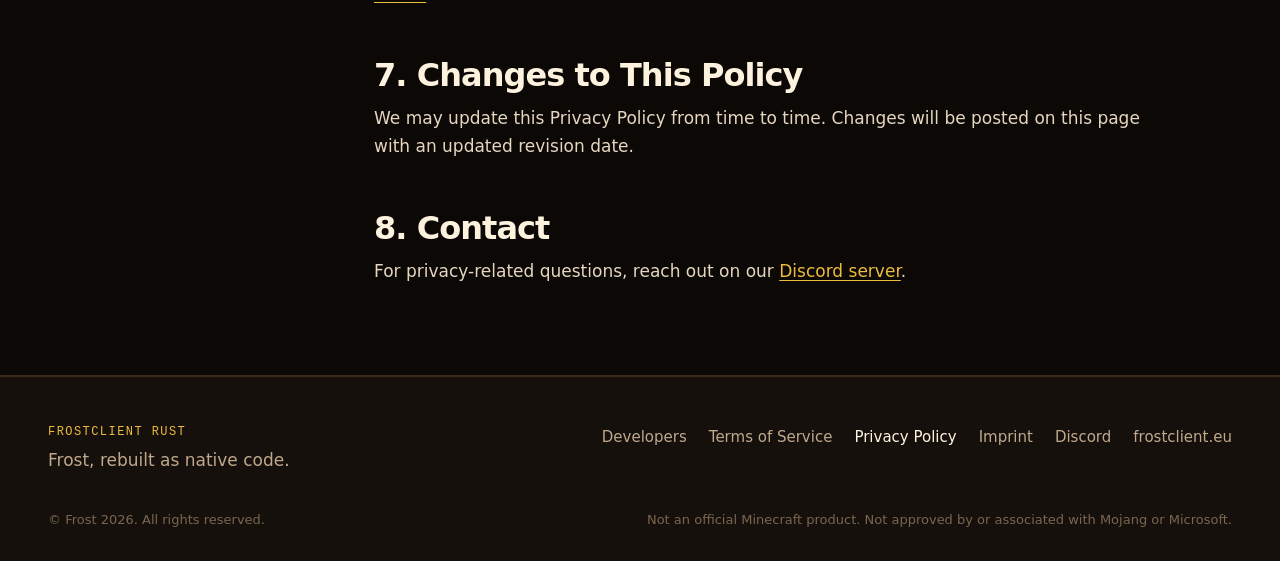
<file: privacy.html>
<!DOCTYPE html>
<html lang="en">
<head>
<meta charset="UTF-8"/>
<meta http-equiv="Content-Security-Policy" content="default-src 'self'; script-src 'self'; style-src 'self' 'unsafe-inline' https://fonts.googleapis.com; img-src 'self' data:; font-src 'self' https://fonts.gstatic.com; connect-src 'self'; object-src 'none'; base-uri 'self'; form-action 'self'"/>
<meta name="viewport" content="width=device-width, initial-scale=1.0"/>
<title>Privacy Policy | FrostClient Rust</title>
<meta name="description" content="What data Frost collects and how it is used."/>
<meta name="theme-color" content="#0b0806"/>
<link rel="icon" type="image/png" href="favicon.png">
<link rel="apple-touch-icon" href="apple-touch-icon.png">
<link rel="preconnect" href="https://fonts.googleapis.com">
<link rel="preconnect" href="https://fonts.gstatic.com" crossorigin>
<link rel="stylesheet" href="https://fonts.googleapis.com/css2?family=Bricolage+Grotesque:opsz,wght@12..96,700;12..96,800&family=IBM+Plex+Mono:wght@500&family=Onest:wght@400;500;700&display=swap">
<link rel="stylesheet" href="style.css">
</head>
<body>
<header class="nav" id="nav">
  <div class="nav-inner">
    <a class="brand" href="/" aria-label="FrostClient Rust home">
      <img src="rust_logo.png" alt="" width="34" height="34">
      <span>FrostClient <b>Rust</b></span>
    </a>
    <nav class="nav-links" aria-label="Pages">
      <a href="/">Home</a>
      <a href="/#fps">FPS</a>
    </nav>
    <a class="nav-cta js-dl" href="https://cdn.frostclient.eu/get/Frost-Launcher-win.exe">Download</a>
  </div>
</header>
<main class="doc">
  <div class="doc-head">
    <span class="label">Legal</span>
    <h1>Privacy Policy</h1>
    <p class="legal-meta">Last updated: October 31, 2026</p>
  </div>
  <nav class="toc" aria-label="On this page"></nav>
  <article class="doc-body">
  <h2>1. Overview</h2>
  <p>Frost is committed to protecting your privacy. This Privacy Policy explains what information we collect, how we use it, and your rights regarding your data when you use the Frost Minecraft Client, our website, or our other services (the launcher, our Discord server, the store, and the creator dashboard). We've written this to reflect what we actually collect today, not a generic template — if something below changes, this page changes with it.</p>

  <h2>2. Information We Collect</h2>
  <p><strong>Your Microsoft sign-in.</strong> Signing in to your Minecraft account happens directly inside a Microsoft-hosted window — we never see your password. The resulting Microsoft/Xbox/Minecraft tokens are stored only on your own device, never on our servers. See our <a href="https://frostclient.eu/security">Security page</a> for the full detail, including the one fallback case where your Minecraft token briefly passes through our server on its way to Mojang's own API for verification (never stored, never logged).</p>
  <p><strong>Discord sign-in.</strong> Reviews, staff/creator applications, the partner dashboard, statistics pages and our admin tools sign you in with Discord. This shares your Discord user ID, username and avatar with us, and — only for staff/creator tools — your server role membership. We never see your Discord password.</p>
  <p><strong>Minecraft account &amp; gameplay data.</strong> Once your Discord and Minecraft accounts are linked, we store your Minecraft username and UUID against your Discord ID, so we can verify ownership of cosmetics (cloaks) and Frost Client Lite. While you're playing, the launcher/mod reports a lightweight "still online" signal — your Minecraft username and launcher/mod version. We use it for the live player count and for your public player profile: from it we keep the date we first saw your username, the time we last saw it, and one running total of your FrostClient playtime. We don't keep a history of individual sessions, and we don't collect which server you're playing on. Our statistics pages don't publish a list of who is online. We never see anything about singleplayer worlds, and the launcher doesn't collect your IP address except for ban enforcement, described below.</p>
  <p><strong>Public player profiles.</strong> Every FrostClient player has a public profile on <a href="https://player.frostclient.eu" target="_blank" rel="noopener noreferrer">player.frostclient.eu</a> that anyone can find by Minecraft username. It shows your Minecraft username and skin, your equipped Frost cloak, the cloaks you own, whether you have Frost Client Lite, when you joined FrostClient, and — unless you turn them off — your total playtime and whether you're playing right now. Your linked Discord account (name and avatar) is shown too, and people can find your profile by your Discord ID, unless you turn off <em>Show linked Discord account</em>. Members of the FrostClient staff team have a staff badge on their profile. You control all of this under <em>Account → Privacy settings</em> (the gear icon) on our website. Frost Client Lite subscribers can also make their profile private: anyone who looks it up then only sees that the profile is private. If you haven't linked a Discord account yet, your profile uses the default settings — sign in to the launcher with Discord to change them, or ask us on Discord to hide it.</p>
  <p><strong>Ban enforcement.</strong> To enforce bans, the launcher sends us a one-way hashed identifier of your device. It's derived from your computer's hardware ID, and the original ID can't be recovered from it. When you sign in, our server stores this identifier together with your Discord ID, your Minecraft account and the IP address it saw at sign-in. We use this only to enforce bans, so that a banned player can't come back on a new Discord account. If you believe a ban is a mistake, you can <a href="https://frostclient.eu/appeal">appeal it here</a>.</p>
  <p><strong>Cosmetics &amp; rewards.</strong> Your selected Frost cloak and your Discord server boost count (used to grant Frost Client Lite) are stored against your Discord ID.</p>
  <p><strong>Bug reports &amp; support tickets.</strong> If you submit a bug report or open a support ticket, we store what you send us — including message content and any attachments — to help staff resolve it. Ticket conversations are kept in a staff-only archive for reference (oldest entries are dropped once the archive fills up) and, if you're given a transcript link, that public link expires and is deleted automatically after 24 hours.</p>
  <p><strong>Reviews &amp; applications.</strong> If you post a public review or apply for a staff/creator role, we store the content you submit (rating, comment, application answers) along with your Discord identity.</p>
  <p><strong>Payments.</strong> If you purchase Frost Client Lite, a cloak, or receive a creator payout, our payment provider (Whop) and our payout process share your name and email (for purchases) or PayPal email (for creator withdrawals) with us, so we can confirm and process the transaction.</p>

  <h2>3. What We Don't Do</h2>
  <p>We don't set tracking cookies — the website uses your browser's local storage only to remember things like your sign-in session and preferences on your own device. We don't run third-party analytics or advertising/tracking scripts. We don't sell or share your data with advertisers.</p>

  <h2>4. Third-Party Services</h2>
  <p>Frost integrates with the following third-party services, each governed by their own privacy policies:</p>
  <ul>
    <li>Microsoft / Xbox / Mojang — Minecraft account sign-in and profile verification</li>
    <li>Discord — sign-in, community features, and support tickets</li>
    <li><a href="https://modrinth.com" target="_blank" rel="noopener noreferrer">Modrinth</a> — mod distribution</li>
    <li>Whop — payment processing for Frost Client Lite and cosmetics</li>
    <li>Google (Sheets/Apps Script) — internal record-keeping for reviews, creator payouts, and entitlements</li>
  </ul>

  <h2>5. Data Retention</h2>
  <p>Public ticket transcript links expire and are deleted after 24 hours. The staff-only ticket archive is capped in size and drops its oldest entries once full. Account-linked data (Discord ID, Minecraft username/UUID, cloak selection, boost/Lite status, profile privacy settings) and profile data (first-seen date, last-seen time, total playtime) are kept for as long as it's relevant to providing that feature, or until you ask us to remove it. You may request deletion of any personally identifiable data by reaching out via our <a href="https://discord.gg/Kn8ydsABU8" target="_blank" rel="noopener noreferrer">Discord server</a>.</p>

  <h2>6. Your Rights</h2>
  <p>Depending on your jurisdiction, you may have the right to access, correct, or delete personal data we hold about you. To exercise these rights, contact us through our <a href="https://discord.gg/Kn8ydsABU8" target="_blank" rel="noopener noreferrer">Discord server</a>.</p>

  <h2>7. Changes to This Policy</h2>
  <p>We may update this Privacy Policy from time to time. Changes will be posted on this page with an updated revision date.</p>

  <h2>8. Contact</h2>
  <p>For privacy-related questions, reach out on our <a href="https://discord.gg/Kn8ydsABU8" target="_blank" rel="noopener noreferrer">Discord server</a>.</p>
  </article>
</main>
<footer class="foot">
  <div class="foot-top">
    <p class="credit"><span class="label">FrostClient Rust</span><span>Frost, rebuilt as native code.</span></p>
    <nav class="foot-links" aria-label="Frost links">
      <a href="/developer">Developers</a>
      <a href="/terms">Terms of Service</a>
      <a href="/privacy" aria-current="page">Privacy Policy</a>
      <a href="/imprint">Imprint</a>
      <a href="https://discord.gg/Kn8ydsABU8" rel="noopener">Discord</a>
      <a href="https://frostclient.eu">frostclient.eu</a>
    </nav>
  </div>
  <div class="foot-bottom"><span>© Frost 2026. All rights reserved.</span><span>Not an official Minecraft product. Not approved by or associated with Mojang or Microsoft.</span></div>
</footer>
<script src="vendor/gsap.min.js"></script>
<script src="vendor/ScrollTrigger.min.js"></script>
<script src="page.js"></script>
</body>
</html>
</file>
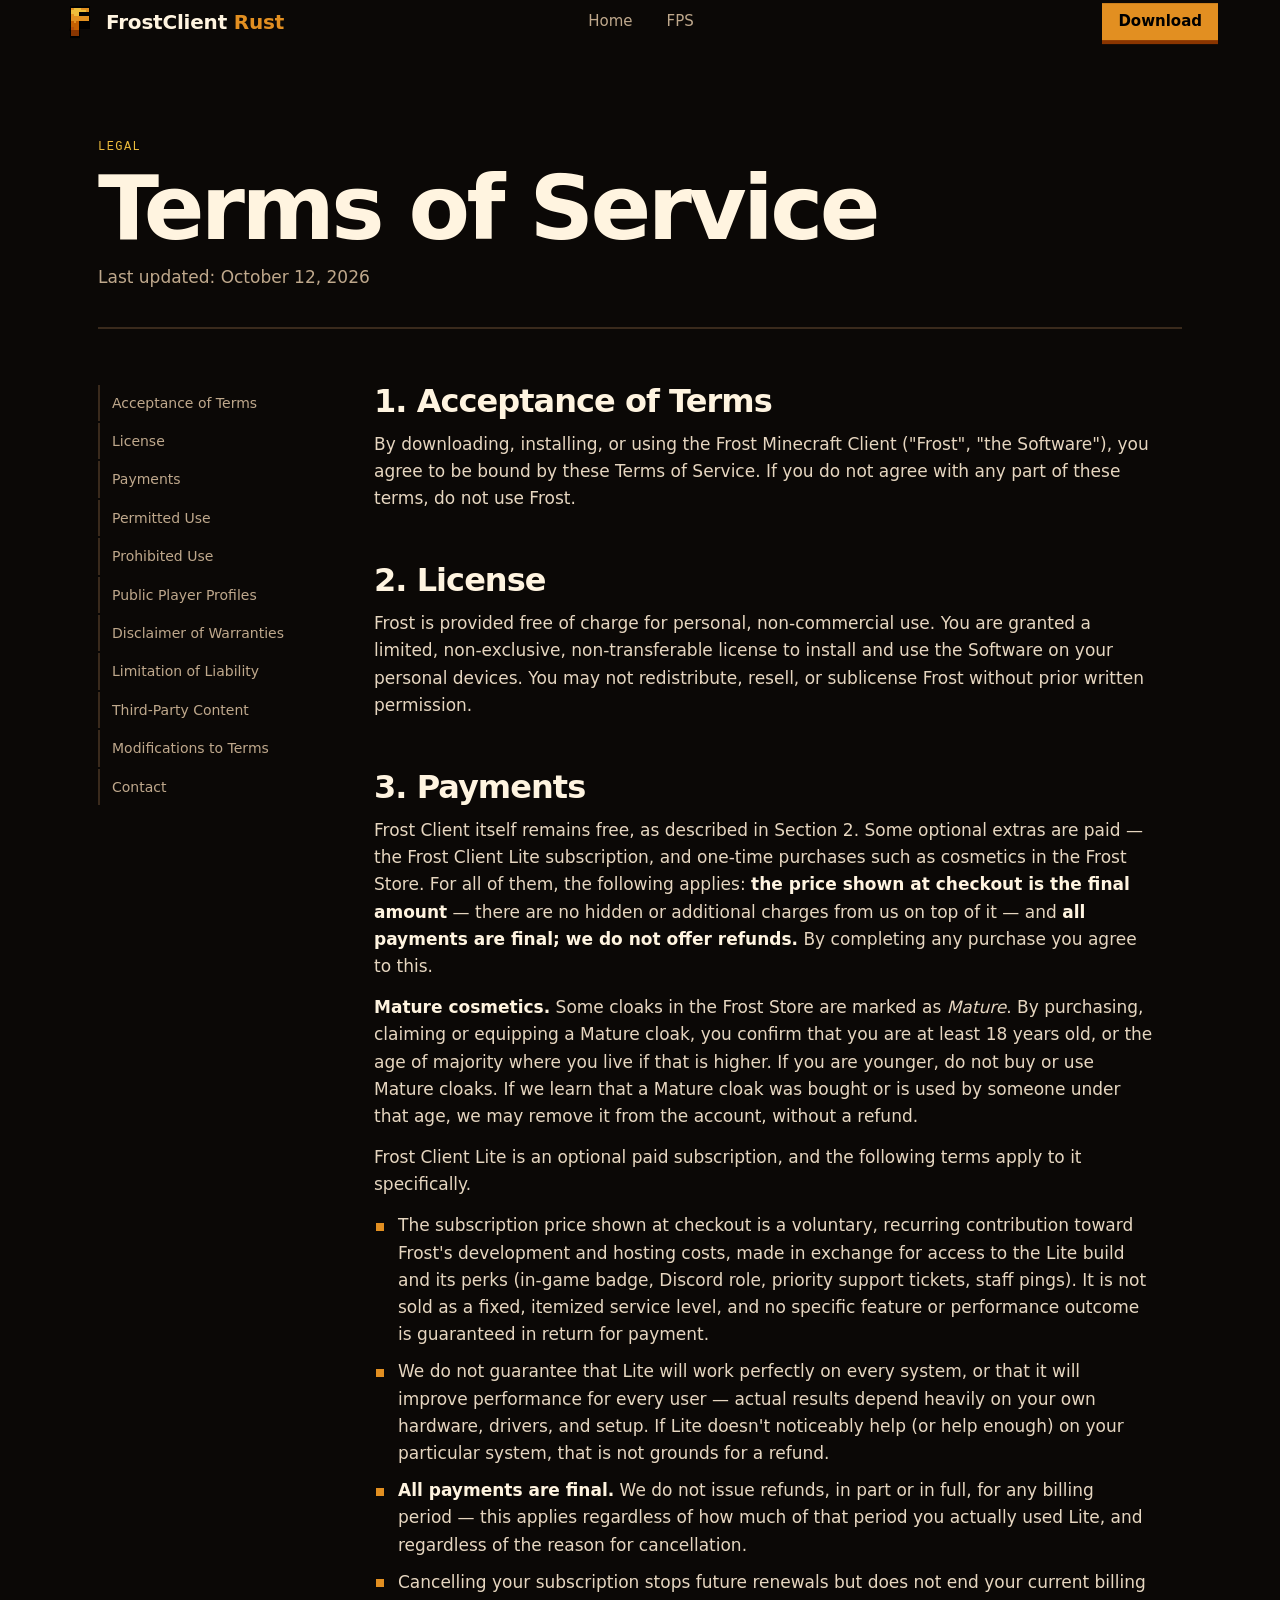
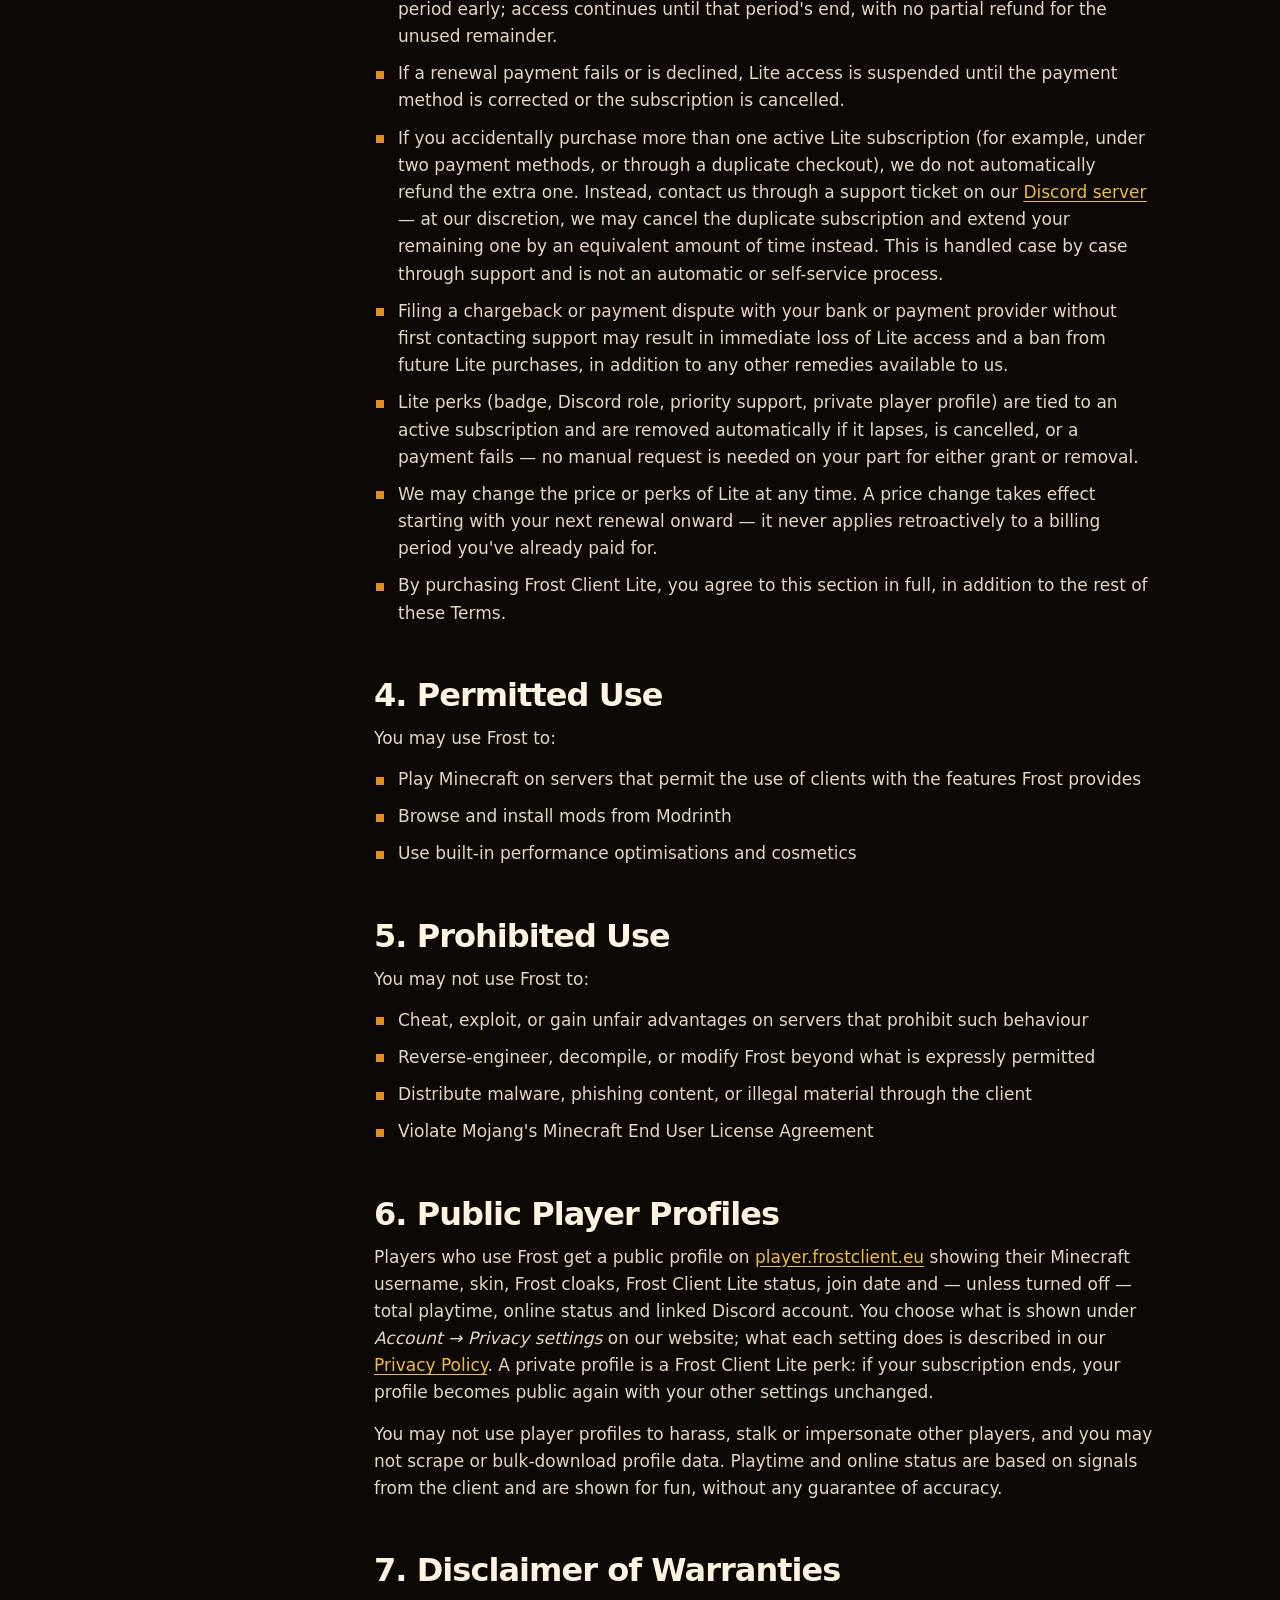
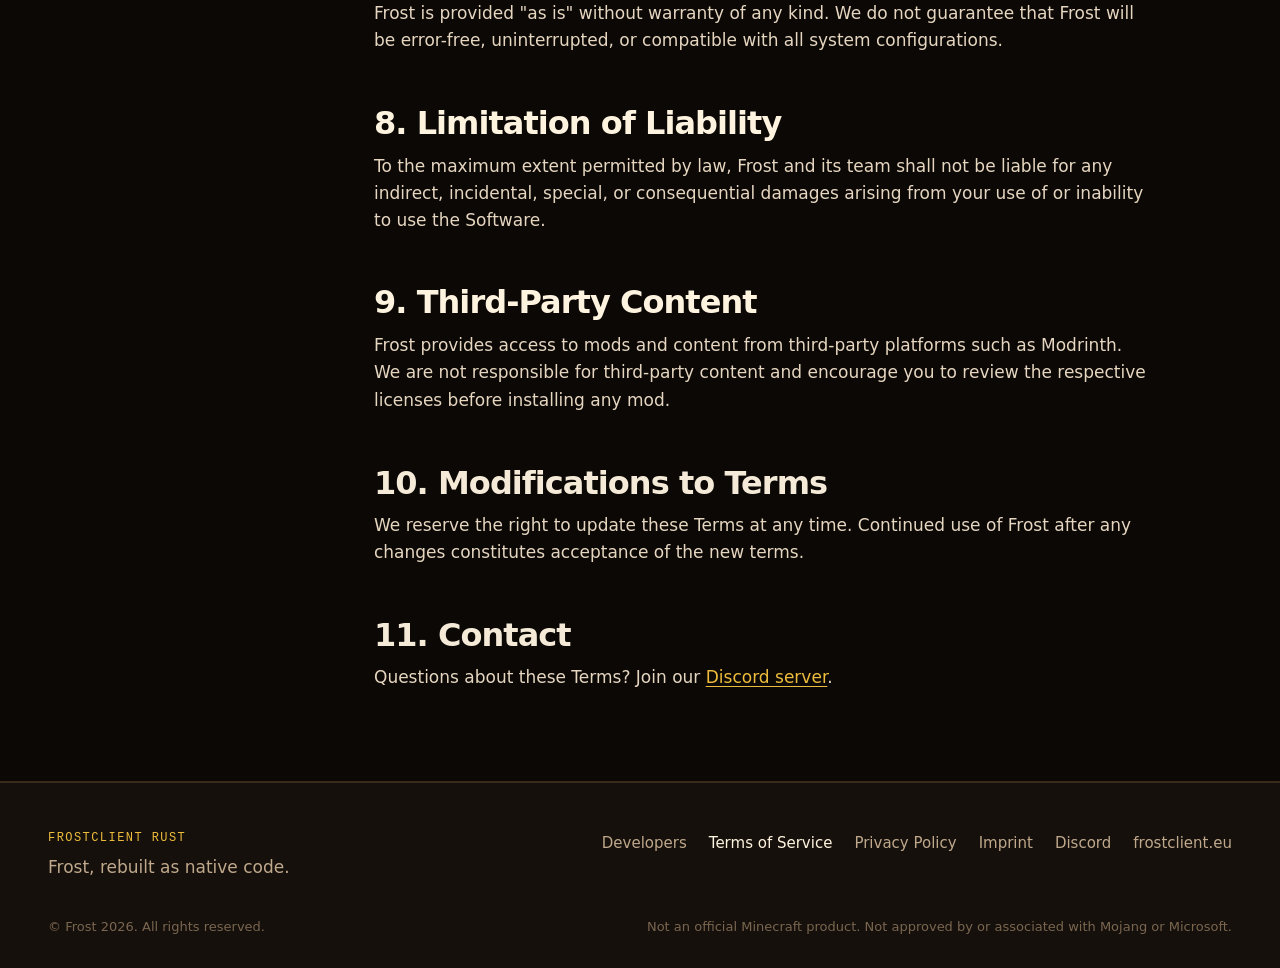
<file: terms.html>
<!DOCTYPE html>
<html lang="en">
<head>
<meta charset="UTF-8"/>
<meta http-equiv="Content-Security-Policy" content="default-src 'self'; script-src 'self'; style-src 'self' 'unsafe-inline' https://fonts.googleapis.com; img-src 'self' data:; font-src 'self' https://fonts.gstatic.com; connect-src 'self'; object-src 'none'; base-uri 'self'; form-action 'self'"/>
<meta name="viewport" content="width=device-width, initial-scale=1.0"/>
<title>Terms of Service | FrostClient Rust</title>
<meta name="description" content="The terms that apply to Frost Client, Frost Client Lite and FrostClient Rust."/>
<meta name="theme-color" content="#0b0806"/>
<link rel="icon" type="image/png" href="favicon.png">
<link rel="apple-touch-icon" href="apple-touch-icon.png">
<link rel="preconnect" href="https://fonts.googleapis.com">
<link rel="preconnect" href="https://fonts.gstatic.com" crossorigin>
<link rel="stylesheet" href="https://fonts.googleapis.com/css2?family=Bricolage+Grotesque:opsz,wght@12..96,700;12..96,800&family=IBM+Plex+Mono:wght@500&family=Onest:wght@400;500;700&display=swap">
<link rel="stylesheet" href="style.css">
</head>
<body>
<header class="nav" id="nav">
  <div class="nav-inner">
    <a class="brand" href="/" aria-label="FrostClient Rust home">
      <img src="rust_logo.png" alt="" width="34" height="34">
      <span>FrostClient <b>Rust</b></span>
    </a>
    <nav class="nav-links" aria-label="Pages">
      <a href="/">Home</a>
      <a href="/#fps">FPS</a>
    </nav>
    <a class="nav-cta js-dl" href="https://cdn.frostclient.eu/get/Frost-Launcher-win.exe">Download</a>
  </div>
</header>
<main class="doc">
  <div class="doc-head">
    <span class="label">Legal</span>
    <h1>Terms of Service</h1>
    <p class="legal-meta">Last updated: October 12, 2026</p>
  </div>
  <nav class="toc" aria-label="On this page"></nav>
  <article class="doc-body">
  <h2>1. Acceptance of Terms</h2>
  <p>By downloading, installing, or using the Frost Minecraft Client ("Frost", "the Software"), you agree to be bound by these Terms of Service. If you do not agree with any part of these terms, do not use Frost.</p>

  <h2>2. License</h2>
  <p>Frost is provided free of charge for personal, non-commercial use. You are granted a limited, non-exclusive, non-transferable license to install and use the Software on your personal devices. You may not redistribute, resell, or sublicense Frost without prior written permission.</p>

  <h2>3. Payments</h2>
  <p>Frost Client itself remains free, as described in Section 2. Some optional extras are paid — the Frost Client Lite subscription, and one-time purchases such as cosmetics in the Frost Store. For all of them, the following applies: <strong>the price shown at checkout is the final amount</strong> — there are no hidden or additional charges from us on top of it — and <strong>all payments are final; we do not offer refunds.</strong> By completing any purchase you agree to this.</p>
  <p><strong>Mature cosmetics.</strong> Some cloaks in the Frost Store are marked as <em>Mature</em>. By purchasing, claiming or equipping a Mature cloak, you confirm that you are at least 18 years old, or the age of majority where you live if that is higher. If you are younger, do not buy or use Mature cloaks. If we learn that a Mature cloak was bought or is used by someone under that age, we may remove it from the account, without a refund.</p>
  <p>Frost Client Lite is an optional paid subscription, and the following terms apply to it specifically.</p>
  <ul>
    <li>The subscription price shown at checkout is a voluntary, recurring contribution toward Frost's development and hosting costs, made in exchange for access to the Lite build and its perks (in-game badge, Discord role, priority support tickets, staff pings). It is not sold as a fixed, itemized service level, and no specific feature or performance outcome is guaranteed in return for payment.</li>
    <li>We do not guarantee that Lite will work perfectly on every system, or that it will improve performance for every user — actual results depend heavily on your own hardware, drivers, and setup. If Lite doesn't noticeably help (or help enough) on your particular system, that is not grounds for a refund.</li>
    <li><strong>All payments are final.</strong> We do not issue refunds, in part or in full, for any billing period — this applies regardless of how much of that period you actually used Lite, and regardless of the reason for cancellation.</li>
    <li>Cancelling your subscription stops future renewals but does not end your current billing period early; access continues until that period's end, with no partial refund for the unused remainder.</li>
    <li>If a renewal payment fails or is declined, Lite access is suspended until the payment method is corrected or the subscription is cancelled.</li>
    <li>If you accidentally purchase more than one active Lite subscription (for example, under two payment methods, or through a duplicate checkout), we do not automatically refund the extra one. Instead, contact us through a support ticket on our <a href="https://discord.gg/Kn8ydsABU8" target="_blank" rel="noopener noreferrer">Discord server</a> — at our discretion, we may cancel the duplicate subscription and extend your remaining one by an equivalent amount of time instead. This is handled case by case through support and is not an automatic or self-service process.</li>
    <li>Filing a chargeback or payment dispute with your bank or payment provider without first contacting support may result in immediate loss of Lite access and a ban from future Lite purchases, in addition to any other remedies available to us.</li>
    <li>Lite perks (badge, Discord role, priority support, private player profile) are tied to an active subscription and are removed automatically if it lapses, is cancelled, or a payment fails — no manual request is needed on your part for either grant or removal.</li>
    <li>We may change the price or perks of Lite at any time. A price change takes effect starting with your next renewal onward — it never applies retroactively to a billing period you've already paid for.</li>
    <li>By purchasing Frost Client Lite, you agree to this section in full, in addition to the rest of these Terms.</li>
  </ul>

  <h2>4. Permitted Use</h2>
  <p>You may use Frost to:</p>
  <ul>
    <li>Play Minecraft on servers that permit the use of clients with the features Frost provides</li>
    <li>Browse and install mods from Modrinth</li>
    <li>Use built-in performance optimisations and cosmetics</li>
  </ul>

  <h2>5. Prohibited Use</h2>
  <p>You may not use Frost to:</p>
  <ul>
    <li>Cheat, exploit, or gain unfair advantages on servers that prohibit such behaviour</li>
    <li>Reverse-engineer, decompile, or modify Frost beyond what is expressly permitted</li>
    <li>Distribute malware, phishing content, or illegal material through the client</li>
    <li>Violate Mojang's Minecraft End User License Agreement</li>
  </ul>

  <h2>6. Public Player Profiles</h2>
  <p>Players who use Frost get a public profile on <a href="https://player.frostclient.eu" target="_blank" rel="noopener noreferrer">player.frostclient.eu</a> showing their Minecraft username, skin, Frost cloaks, Frost Client Lite status, join date and — unless turned off — total playtime, online status and linked Discord account. You choose what is shown under <em>Account → Privacy settings</em> on our website; what each setting does is described in our <a href="/privacy">Privacy Policy</a>. A private profile is a Frost Client Lite perk: if your subscription ends, your profile becomes public again with your other settings unchanged.</p>
  <p>You may not use player profiles to harass, stalk or impersonate other players, and you may not scrape or bulk-download profile data. Playtime and online status are based on signals from the client and are shown for fun, without any guarantee of accuracy.</p>

  <h2>7. Disclaimer of Warranties</h2>
  <p>Frost is provided "as is" without warranty of any kind. We do not guarantee that Frost will be error-free, uninterrupted, or compatible with all system configurations.</p>

  <h2>8. Limitation of Liability</h2>
  <p>To the maximum extent permitted by law, Frost and its team shall not be liable for any indirect, incidental, special, or consequential damages arising from your use of or inability to use the Software.</p>

  <h2>9. Third-Party Content</h2>
  <p>Frost provides access to mods and content from third-party platforms such as Modrinth. We are not responsible for third-party content and encourage you to review the respective licenses before installing any mod.</p>

  <h2>10. Modifications to Terms</h2>
  <p>We reserve the right to update these Terms at any time. Continued use of Frost after any changes constitutes acceptance of the new terms.</p>

  <h2>11. Contact</h2>
  <p>Questions about these Terms? Join our <a href="https://discord.gg/Kn8ydsABU8" target="_blank" rel="noopener noreferrer">Discord server</a>.</p>
  </article>
</main>
<footer class="foot">
  <div class="foot-top">
    <p class="credit"><span class="label">FrostClient Rust</span><span>Frost, rebuilt as native code.</span></p>
    <nav class="foot-links" aria-label="Frost links">
      <a href="/developer">Developers</a>
      <a href="/terms" aria-current="page">Terms of Service</a>
      <a href="/privacy">Privacy Policy</a>
      <a href="/imprint">Imprint</a>
      <a href="https://discord.gg/Kn8ydsABU8" rel="noopener">Discord</a>
      <a href="https://frostclient.eu">frostclient.eu</a>
    </nav>
  </div>
  <div class="foot-bottom"><span>© Frost 2026. All rights reserved.</span><span>Not an official Minecraft product. Not approved by or associated with Mojang or Microsoft.</span></div>
</footer>
<script src="vendor/gsap.min.js"></script>
<script src="vendor/ScrollTrigger.min.js"></script>
<script src="page.js"></script>
</body>
</html>
</file>
<file: style.css>
:root{--ground:#0b0806;--ground-2:#15100b;--panel:#1e160f;--edge:#3a2a1c;--cream:#fff4e0;--muted:#bfa88c;--faint:#7a6650;--sun:#edbc3c;--amber:#e28f21;--rust:#c76200;--deep:#8a3500;--frost:#4fc8f8;--lite:#bf5af2;--display:"Bricolage Grotesque","Arial Black",system-ui,sans-serif;--label:"IBM Plex Mono",ui-monospace,Menlo,Consolas,monospace;--body:"Onest",system-ui,-apple-system,"Segoe UI",sans-serif;--gutter:clamp(16px,4vw,48px);color-scheme:dark}
*{box-sizing:border-box;margin:0;padding:0}
html{scroll-behavior:smooth}
html.motion{scroll-behavior:auto}
body{background:var(--ground);color:var(--cream);font:400 17px/1.6 var(--body);overflow-x:hidden;-webkit-font-smoothing:antialiased}
img{display:block;max-width:100%;height:auto}
a{color:inherit}
:focus-visible{outline:3px solid var(--sun);outline-offset:3px}
.label{font:500 12px/1.2 var(--label);letter-spacing:.12em;text-transform:uppercase;color:var(--sun)}
.nav{position:fixed;top:0;left:0;right:0;z-index:50;display:flex;justify-content:center;padding:14px var(--gutter);pointer-events:none}
.nav-inner{pointer-events:auto;display:grid;grid-template-columns:1fr auto 1fr;align-items:center;gap:24px;width:100%;max-width:1280px;padding:10px 12px 10px 14px;border:2px solid transparent;transition:max-width .6s cubic-bezier(.7,0,.2,1),background .4s,border-color .4s,box-shadow .4s}
.brand{justify-self:start}
.nav-cta{justify-self:end}
.nav.compact .nav-inner{max-width:820px;background:rgba(21,16,11,.9);border-color:var(--edge);box-shadow:0 6px 0 #000}
.brand{display:flex;align-items:center;gap:10px;text-decoration:none;font:800 20px/1 var(--display);letter-spacing:-.01em}
.brand img{width:32px;height:32px;image-rendering:pixelated}
.brand b{color:var(--amber);font-weight:800}
.nav-links{position:relative;display:flex;gap:6px}
.nav-links a{position:relative;z-index:1;text-decoration:none;font:500 15px/1 var(--body);color:var(--muted);padding:10px 14px;transition:color .25s}
.nav-links a:hover{color:var(--cream)}
.nav-links a.on,.nav-links a.on:hover{color:#000;font-weight:700}
.nav-mark{position:absolute;top:0;left:0;height:100%;width:0;background:var(--sun);opacity:0;box-shadow:0 4px 0 var(--deep)}
.nav-cta{text-decoration:none;font:800 15px/1 var(--display);padding:11px 16px;background:var(--amber);color:#000;box-shadow:0 4px 0 var(--deep);transition:background .15s}
.nav-cta:hover{background:var(--sun)}
.btn{display:inline-flex;align-items:center;gap:10px;text-decoration:none;font:800 17px/1 var(--display);padding:16px 24px;transition:box-shadow .15s,background .2s,border-color .2s,color .2s}
.btn svg{width:20px;height:20px}
.btn-main{background:var(--sun);color:#000;box-shadow:0 6px 0 var(--rust),0 6px 0 2px #000}
.btn-main:hover{box-shadow:0 3px 0 var(--rust),0 3px 0 2px #000}
.btn-line{border:2px solid var(--edge);color:var(--cream)}
.btn-line:hover{border-color:var(--amber);color:var(--sun)}
.btn-big{font-size:20px;padding:20px 32px}
.stage{position:relative}
.pixels{position:absolute;inset:0;width:100%;height:100%;pointer-events:none;background-image:radial-gradient(rgba(255,240,220,.06) 1px,transparent 1.5px);background-size:26px 26px;background-position:12px 12px}
.hero{position:relative;min-height:100vh;display:flex;flex-direction:column;align-items:center;justify-content:center;text-align:center;padding:96px var(--gutter) 40px}
.logo-wrap{width:clamp(96px,11vw,150px);aspect-ratio:1;position:relative;margin-bottom:24px}
.logo{width:100%;height:100%;image-rendering:pixelated;filter:drop-shadow(0 18px 40px rgba(226,143,33,.35))}
.hero-title{font:800 clamp(40px,6vw,88px)/.98 var(--display);max-width:14ch;text-wrap:balance;letter-spacing:-.035em}
.hero-title .hl{color:var(--sun)}
.hero-foot{display:flex;flex-direction:column;align-items:center}
.hero-sub{margin-top:22px;max-width:44ch;color:var(--muted);font-size:clamp(16px,1.5vw,19px)}
.hero-actions{display:flex;flex-wrap:wrap;justify-content:center;gap:14px;margin-top:34px}
.hero-note{margin-top:16px;font-size:14px;color:var(--muted)}
.hero-badge{margin-bottom:18px}
.tour{display:flex;flex-direction:column;gap:56px;padding:40px var(--gutter) 80px;max-width:1280px;margin:0 auto}
.frame{position:relative}
.frame img{width:100%;aspect-ratio:16/9;object-fit:cover;border:2px solid var(--edge);box-shadow:0 10px 0 #000}
.frame figcaption{display:flex;flex-direction:column;gap:6px;margin-top:20px;max-width:46ch}
.frame strong{font:800 clamp(26px,3vw,40px)/1.05 var(--display);letter-spacing:-.025em}
.frame figcaption span:last-child{color:var(--muted)}
.tiles,.tour-progress{display:none}
.tour-stage{position:relative}
html.motion .stage{height:100vh;overflow:hidden}
html.motion .tour-stage{height:100vh;overflow:hidden}
html.motion .hero{position:absolute;inset:0;z-index:3}
html.motion .tour{position:absolute;inset:0;z-index:2;display:block;padding:0;max-width:none}
html.motion .frame,html.motion .tiles{position:absolute;left:50%;top:46%;width:min(76vw,calc(64vh*16/9));margin:0}
html.motion .frame{will-change:transform,opacity}
html.motion .frame figcaption{position:absolute;left:0;top:calc(100% + 18px);margin:0}
html.motion .tiles{display:grid;grid-template-columns:repeat(16,1fr);aspect-ratio:16/9;z-index:4;pointer-events:none}
.tiles i{transform:scale(0)}
html.motion .tour-progress{display:flex;position:absolute;right:var(--gutter);top:50%;transform:translateY(-50%);flex-direction:column;gap:8px}
.tour-progress i{width:12px;height:12px;background:var(--edge)}
.tour-progress i.on{background:var(--sun);box-shadow:0 0 0 3px rgba(237,188,60,.25)}
.why{max-width:1180px;margin:0 auto;padding:clamp(70px,9vw,120px) var(--gutter) 0}
.why-sub{margin-top:18px;max-width:52ch;color:var(--muted);font-size:clamp(16px,1.4vw,18px)}
.why-grid{margin-top:48px;display:grid;grid-template-columns:repeat(12,1fr);gap:16px}
.perk{grid-column:span 3;display:flex;flex-direction:column;gap:10px;background:var(--panel);border:2px solid var(--edge);box-shadow:0 8px 0 #000;padding:26px 24px 24px}
.perk-big{grid-column:span 6;padding:30px 28px 26px;background:linear-gradient(160deg,#2a1c10,var(--panel) 60%)}
.perk h3{font:800 clamp(20px,1.9vw,26px)/1.1 var(--display);letter-spacing:-.02em;text-wrap:balance}
.perk p{color:var(--muted);font-size:16px}
.perk:not(.perk-big) h3{font-size:clamp(19px,1.6vw,22px)}
.perk .perk-stat{display:flex;align-items:baseline;gap:4px;color:var(--sun);font:800 clamp(64px,8vw,104px)/.9 var(--display);letter-spacing:-.05em}
.perk-stat::before{content:"<";font-size:.55em;color:var(--amber);margin-right:6px}
.perk-stat .num{font-variant-numeric:tabular-nums}
.perk-stat .unit{font-size:.45em;color:var(--amber)}
.perk-icon{width:34px;height:34px;color:var(--amber);margin-bottom:4px}
.vs{margin-top:auto;padding-top:14px;border-top:2px dashed var(--edge);display:flex;flex-wrap:wrap;gap:4px 12px;font-size:14px!important;color:var(--faint)!important}
.vs span{font:500 11px/1.6 var(--label);letter-spacing:.12em;text-transform:uppercase;color:var(--muted)}
.view{max-width:1280px;margin:0 auto;padding:clamp(90px,12vw,150px) var(--gutter) 0}
.view-sub{margin-top:18px;max-width:56ch;color:var(--muted);font-size:clamp(16px,1.4vw,18px)}
.compare{position:relative;margin-top:44px;aspect-ratio:16/9;border:2px solid var(--edge);box-shadow:0 10px 0 #000;overflow:hidden;touch-action:pan-y;user-select:none;cursor:ew-resize}
.compare-img{position:absolute;inset:0;width:100%;height:100%;object-fit:cover;pointer-events:none}
.compare-top{position:absolute;inset:0;clip-path:inset(0 calc(100% - var(--cut)) 0 0)}
.compare-line{position:absolute;top:0;bottom:0;left:var(--cut);width:4px;margin-left:-2px;background:var(--sun);box-shadow:0 0 0 2px #000;pointer-events:none}
.compare-knob{position:absolute;top:50%;left:50%;width:46px;height:46px;transform:translate(-50%,-50%);display:grid;place-items:center;background:var(--sun);color:#000;box-shadow:0 5px 0 var(--rust),0 5px 0 2px #000}
.compare-knob svg{width:26px;height:26px}
.compare-tag{position:absolute;top:18px;display:flex;flex-direction:column;gap:2px;padding:10px 14px;background:rgba(11,8,6,.82);border:2px solid var(--edge);font:500 11px/1.2 var(--label);letter-spacing:.12em;text-transform:uppercase;color:var(--muted);pointer-events:none}
.compare-tag b{font:800 clamp(18px,2vw,26px)/1 var(--display);letter-spacing:-.02em;text-transform:none;color:var(--cream)}
.tag-java{left:18px}
.tag-rust{right:18px;align-items:flex-end;border-color:var(--amber)}
.tag-rust b{color:var(--sun)}
.compare-range{position:absolute;inset:0;width:100%;height:100%;opacity:0;cursor:ew-resize;margin:0}
.compare:focus-within{outline:3px solid var(--sun);outline-offset:4px}
.wipe{position:fixed;inset:0;z-index:40;display:none;grid-template-columns:repeat(16,1fr);grid-auto-rows:1fr;pointer-events:none}
html.motion .wipe{display:grid}
.wipe i{transform:scale(0)}
.fps{max-width:1100px;margin:0 auto;padding:clamp(90px,12vw,150px) var(--gutter) 60px}
h2{font:800 clamp(34px,4.6vw,64px)/1 var(--display);letter-spacing:-.03em;margin-top:12px;max-width:18ch;text-wrap:balance}
.chart{margin-top:48px;display:flex;flex-direction:column;gap:16px}
.row{display:grid;grid-template-columns:180px 1fr 70px;align-items:center;gap:18px}
.name{color:var(--muted);font-weight:500}
.blocks{display:flex;gap:3px;height:26px}
.blocks i{flex:0 0 calc((100% - 25*3px)/26);background:#4a3a2c}
.row-frost .blocks i{background:var(--frost)}
.row-lite .blocks i{background:var(--lite)}
.row-rust .blocks{height:40px}
.row-rust .blocks i{background:var(--amber)}
.row-rust .blocks i:nth-child(3n+1){background:var(--sun)}
.row-rust .blocks i:nth-child(5n+2){background:var(--rust)}
.row-rust .name{color:var(--sun);font:800 19px/1 var(--display)}
.val{text-align:right;font:700 19px/1 var(--body);font-variant-numeric:tabular-nums}
.row-rust .val{font-size:26px;color:var(--sun)}
.rig{margin-top:22px;color:var(--muted);font-size:14px}
.get{overflow:hidden;text-align:center;display:flex;flex-direction:column;align-items:center;padding:clamp(90px,12vw,150px) var(--gutter);max-width:900px;margin:0 auto}
.get-logo{width:96px;height:96px;image-rendering:pixelated;margin-bottom:10px}
.get h2{margin-inline:auto}
.get>p{margin:18px 0 34px;color:var(--muted);max-width:52ch}
.get-actions{display:flex;flex-wrap:wrap;justify-content:center;gap:14px}
.os{display:flex;flex-wrap:wrap;justify-content:center;gap:20px;margin-top:26px;font-size:14px}
.os span{color:var(--faint)}
.os a{color:var(--muted);text-underline-offset:4px}
.os a:hover{color:var(--sun)}
.foot{border-top:2px solid var(--edge);background:var(--ground-2);padding:48px var(--gutter) 30px}
.foot-top{display:flex;flex-wrap:wrap;justify-content:space-between;align-items:flex-start;gap:28px;max-width:1280px;margin:0 auto}
.credit{display:flex;flex-direction:column;gap:8px;color:var(--muted)}
.credit a{color:var(--sun)}
.foot-links{display:flex;flex-wrap:wrap;gap:8px 22px;font-size:15px}
.foot-links a{text-decoration:none;color:var(--muted)}
.foot-links a:hover,.foot-links a[aria-current]{color:var(--cream)}
.foot-bottom{max-width:1280px;margin:36px auto 0;display:flex;flex-wrap:wrap;justify-content:space-between;gap:10px;font-size:13px;color:var(--faint)}
.doc{max-width:1180px;margin:0 auto;padding:140px var(--gutter) 90px;display:grid;grid-template-columns:220px minmax(0,1fr);gap:56px}
.doc-head{grid-column:1/-1;display:flex;flex-direction:column;gap:12px;padding-bottom:36px;border-bottom:2px solid var(--edge)}
.doc-head h1{font:800 clamp(44px,7vw,96px)/.95 var(--display);letter-spacing:-.04em}
.doc-head .legal-meta{color:var(--muted)}
.toc{position:sticky;top:110px;align-self:start;display:flex;flex-direction:column;gap:2px;font-size:14px}
.toc a{text-decoration:none;color:var(--muted);padding:7px 12px;border-left:2px solid var(--edge);transition:color .2s,border-color .2s,background .2s}
.toc a:hover{color:var(--cream)}
.toc a.on{color:#000;background:var(--sun);border-left-color:var(--deep);font-weight:700}
.doc-body{max-width:72ch}
.doc-body h2{font-size:clamp(24px,2.6vw,32px);margin:52px 0 14px;max-width:none;scroll-margin-top:110px}
.doc-body h2:first-child{margin-top:0}
.doc-body p,.doc-body li{color:#e6d6c0}
.doc-body p+p{margin-top:14px}
.doc-body ul{margin:14px 0 0;padding-left:0;list-style:none;display:flex;flex-direction:column;gap:10px}
.doc-body li{position:relative;padding-left:24px}
.doc-body li::before{content:"";position:absolute;left:2px;top:.62em;width:8px;height:8px;background:var(--amber)}
.doc-body a{color:var(--sun);text-underline-offset:3px}
.doc-body strong{color:var(--cream)}
.doc-body pre{margin:16px 0 0;background:var(--panel);border:2px solid var(--edge);box-shadow:0 6px 0 #000;padding:16px 18px;overflow-x:auto;font:500 13.5px/1.6 var(--label);color:var(--cream)}
.doc-body code{font:500 .88em/1 var(--label);color:var(--sun)}
.doc-body pre code{font:inherit;color:inherit}
.doc-body h3{font:700 19px/1.3 var(--body);margin:30px 0 10px;color:var(--cream)}
.doc-table{margin:16px 0 0;overflow-x:auto;border:2px solid var(--edge);box-shadow:0 6px 0 #000;background:var(--panel)}
.doc-table table{width:100%;border-collapse:collapse;font-size:15px}
.doc-table th,.doc-table td{text-align:left;padding:12px 16px;border-bottom:2px solid var(--edge);vertical-align:top;color:#e6d6c0}
.doc-table th{font:500 12px/1.2 var(--label);letter-spacing:.12em;text-transform:uppercase;color:var(--sun)}
.doc-table tr:last-child td{border-bottom:0}
.doc-body .fine{margin-top:48px;padding-top:18px;border-top:2px solid var(--edge);font-size:14px;color:var(--faint)}
.doc-body .fine a{color:var(--muted)}
.info-block{background:var(--panel);border:2px solid var(--edge);box-shadow:0 6px 0 #000;padding:22px 24px;margin-bottom:20px}
.info-label{font:500 12px/1.2 var(--label);letter-spacing:.12em;text-transform:uppercase;color:var(--sun);margin-bottom:10px}
.lost{min-height:100vh;display:flex;flex-direction:column;align-items:center;justify-content:center;text-align:center;gap:18px;padding:120px var(--gutter) 60px}
.lost-code{display:grid;grid-template-columns:repeat(17,1fr);gap:4px;width:min(520px,86vw)}
.lost-code i{aspect-ratio:1;background:transparent}
.lost-code i.on{background:var(--amber)}
.lost-code i.on:nth-child(3n){background:var(--sun)}
.lost-code i.on:nth-child(7n){background:var(--rust)}
.lost h1{font:800 clamp(34px,5vw,60px)/1 var(--display);letter-spacing:-.03em;margin-top:18px}
.lost p{color:var(--muted);max-width:44ch}
.lost .links{display:flex;flex-wrap:wrap;justify-content:center;gap:14px;margin-top:14px}
@media (max-width:1080px) and (min-width:861px){.perk{grid-column:span 6}}
@media (max-width:860px){
.nav-inner{grid-template-columns:1fr auto}
.compare-tag{top:10px;padding:6px 9px}
.tag-java{left:10px}
.tag-rust{right:10px}
.nav-links{display:none}
.nav.compact .nav-inner{max-width:100%}
html.motion .frame,html.motion .tiles{width:calc(100vw - 2*var(--gutter));top:38%}
html.motion .tour-progress{right:auto;left:50%;top:auto;bottom:24px;transform:translateX(-50%);flex-direction:row}
.row{grid-template-columns:1fr auto;gap:6px 12px}
.why-grid{grid-template-columns:1fr}
.perk,.perk-big{grid-column:auto}
.blocks{grid-column:1/-1;grid-row:2}
.doc{grid-template-columns:1fr;gap:28px;padding-top:120px}
.toc{display:none}
}
@media (prefers-reduced-motion:reduce){html{scroll-behavior:auto}}
</file>
